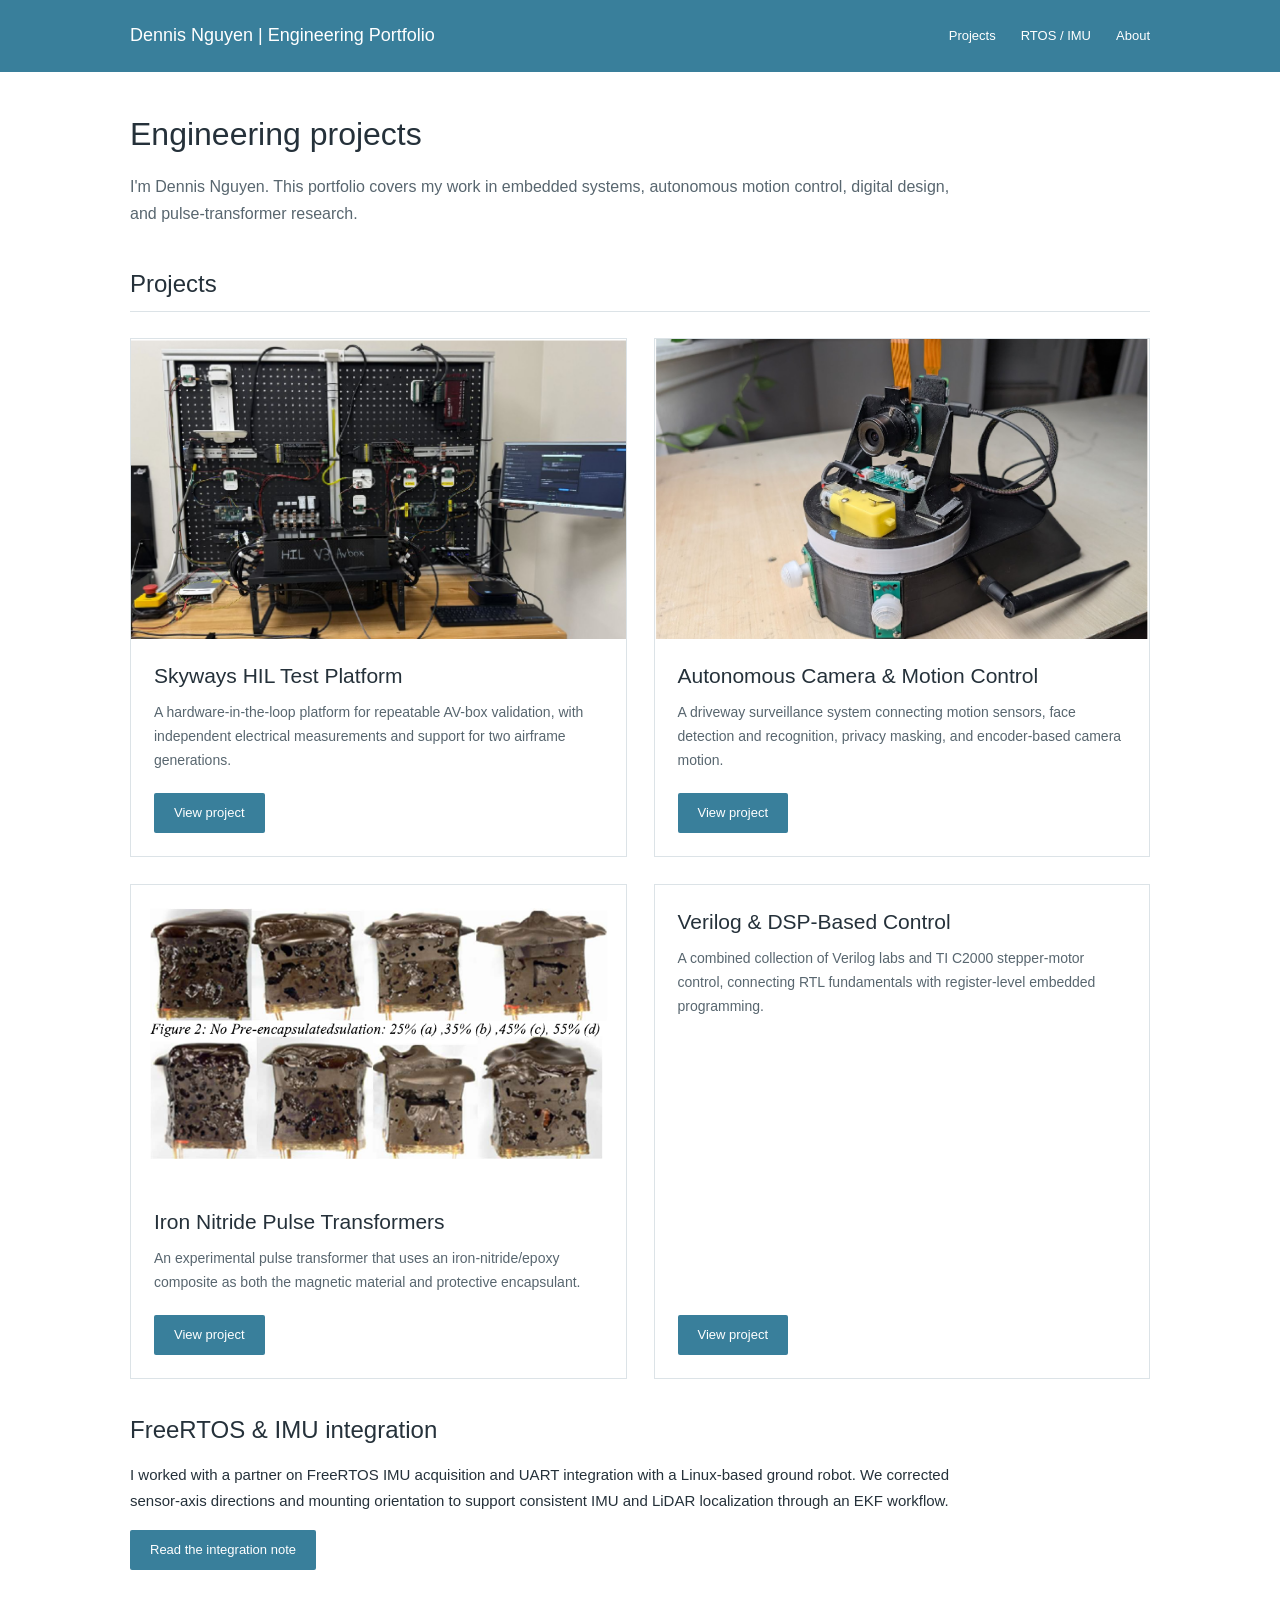
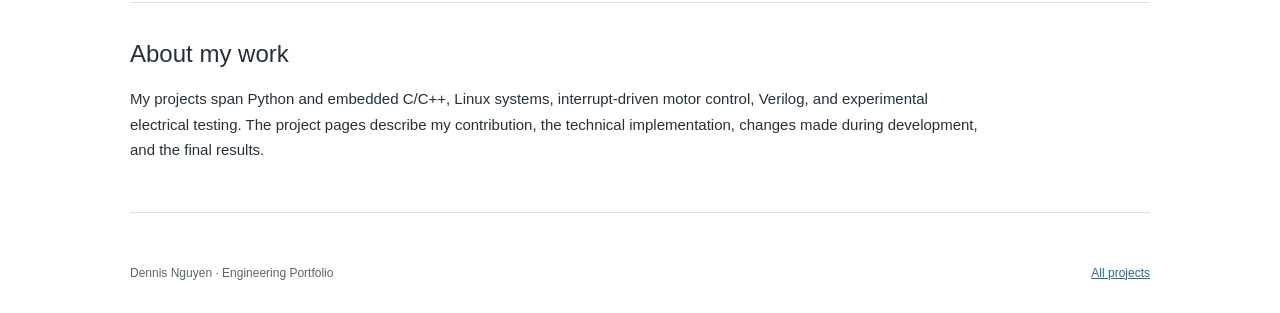
<file: index.html>
<!doctype html><html lang="en"><head><meta charset="UTF-8"><meta name="viewport" content="width=device-width,initial-scale=1"><title>Dennis Nguyen | Engineering Portfolio</title><meta name="description" content="Dennis Nguyen’s engineering portfolio featuring Skyways avionics HIL testing, autonomous camera and motion control, Verilog and DSP coursework, iron-nitride pulse transformers, and FreeRTOS IMU integration."><meta name="theme-color" content="#397f9b"><link rel="canonical" href="https://dennistnguyen.github.io/"><meta property="og:title" content="Dennis Nguyen | Engineering Portfolio"><meta property="og:description" content="Dennis Nguyen’s engineering portfolio featuring Skyways avionics HIL testing, autonomous camera and motion control, Verilog and DSP coursework, iron-nitride pulse transformers, and FreeRTOS IMU integration."><meta property="og:url" content="https://dennistnguyen.github.io/"><meta property="og:image" content="https://dennistnguyen.github.io/camera-product.png"><link rel="icon" href="/favicon.svg" type="image/svg+xml"><link rel="stylesheet" href="/site.css"><script src="/site.js" defer></script><meta name="robots" content="index,follow"><meta property="og:type" content="website"><script type="application/ld+json">{"@context":"https://schema.org","@graph":[{"@type":"Person","@id":"https://dennistnguyen.github.io/#dennis-nguyen","name":"Dennis Nguyen","url":"https://dennistnguyen.github.io/"},{"@type":"WebSite","@id":"https://dennistnguyen.github.io/#website","name":"Dennis Nguyen Engineering Portfolio","alternateName":"Dennis Nguyen Portfolio","url":"https://dennistnguyen.github.io/","publisher":{"@id":"https://dennistnguyen.github.io/#dennis-nguyen"}},{"@type":"ProfilePage","@id":"https://dennistnguyen.github.io/#webpage","name":"Dennis Nguyen | Engineering Portfolio","url":"https://dennistnguyen.github.io/","isPartOf":{"@id":"https://dennistnguyen.github.io/#website"},"mainEntity":{"@id":"https://dennistnguyen.github.io/#dennis-nguyen"}}]}</script><meta name="google-site-verification" content="JkcclAzl6BrZc9IJsqjWrObh7vbxXQNte5OkdnFRGxA" />
</head><body><a class="skip" href="#main">Skip to content</a><header><div class="container header-row"><a class="brand" href="/">Dennis Nguyen <span>| Engineering Portfolio</span></a><button class="menu" aria-expanded="false" aria-controls="navigation" aria-label="Open navigation">Menu</button><nav id="navigation"><a href="/#projects">Projects</a><a href="/#imu">RTOS / IMU</a><a href="/#about">About</a></nav></div></header><main id="main"><div class="container"><section class="introduction"><h1>Engineering projects</h1><p>I'm Dennis Nguyen. This portfolio covers my work in embedded systems, autonomous motion control, digital design, and pulse-transformer research.</p></section><section id="projects"><h2 class="section-heading">Projects</h2><div class="project-grid"><article class="project-card"><a class="photo-link" href="/skyways.html"><img src="/hil-bench.png" alt="Assembled Skyways HIL bench with modular pegboard hardware, connected AV box, and operator computer" ></a><div class="card-text"><h3>Skyways HIL Test Platform</h3><p>A hardware-in-the-loop platform for repeatable AV-box validation, with independent electrical measurements and support for two airframe generations.</p><a class="button" href="/skyways.html">View project</a></div></article><article class="project-card"><a class="photo-link" href="/autonomous-camera.html"><img src="/camera-product.png" alt="Completed driveway camera with its motorized pan mechanism, PIR sensors, camera, and enclosure" ></a><div class="card-text"><h3>Autonomous Camera &amp; Motion Control</h3><p>A driveway surveillance system connecting motion sensors, face detection and recognition, privacy masking, and encoder-based camera motion.</p><a class="button" href="/autonomous-camera.html">View project</a></div></article><article class="project-card"><a class="photo-link" href="/pulse-transformers.html"><img src="/transformer-prototypes.png" alt="Iron-nitride transformer prototypes at four filler concentrations, with and without winding precoat" class="samples"></a><div class="card-text"><h3>Iron Nitride Pulse Transformers</h3><p>An experimental pulse transformer that uses an iron-nitride/epoxy composite as both the magnetic material and protective encapsulant.</p><a class="button" href="/pulse-transformers.html">View project</a></div></article><article class="project-card"><div class="card-text"><h3>Verilog &amp; DSP-Based Control</h3><p>A combined collection of Verilog labs and TI C2000 stepper-motor control, connecting RTL fundamentals with register-level embedded programming.</p><a class="button" href="/digital-control.html">View project</a></div></article></div></section><section class="short-section" id="imu"><h2>FreeRTOS &amp; IMU integration</h2><p>I worked with a partner on FreeRTOS IMU acquisition and UART integration with a Linux-based ground robot. We corrected sensor-axis directions and mounting orientation to support consistent IMU and LiDAR localization through an EKF workflow.</p><a class="button" href="/imu-integration.html">Read the integration note</a></section><section class="short-section" id="about"><h2>About my work</h2><p>My projects span Python and embedded C/C++, Linux systems, interrupt-driven motor control, Verilog, and experimental electrical testing. The project pages describe my contribution, the technical implementation, changes made during development, and the final results.</p></section></div></main><footer class="container"><p>Dennis Nguyen · Engineering Portfolio</p><a href="/#projects">All projects</a></footer></body></html>
</file>
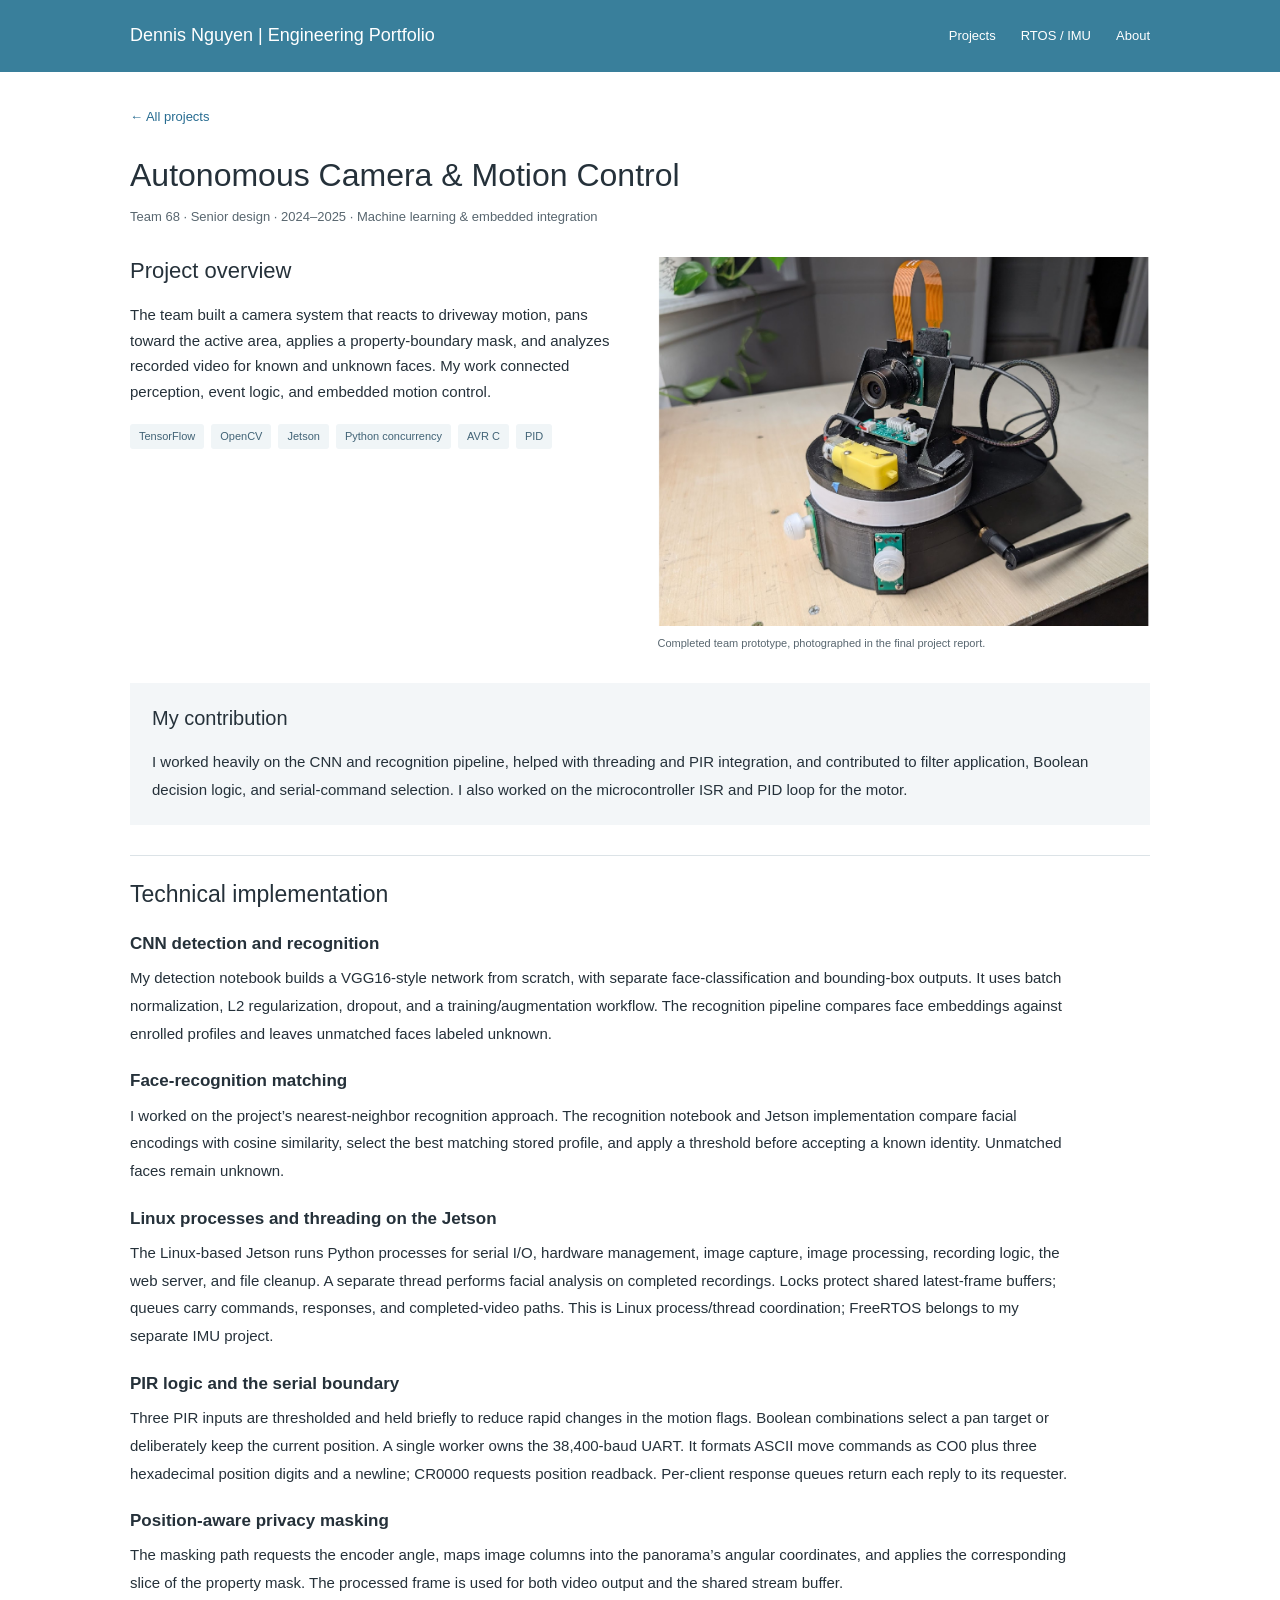
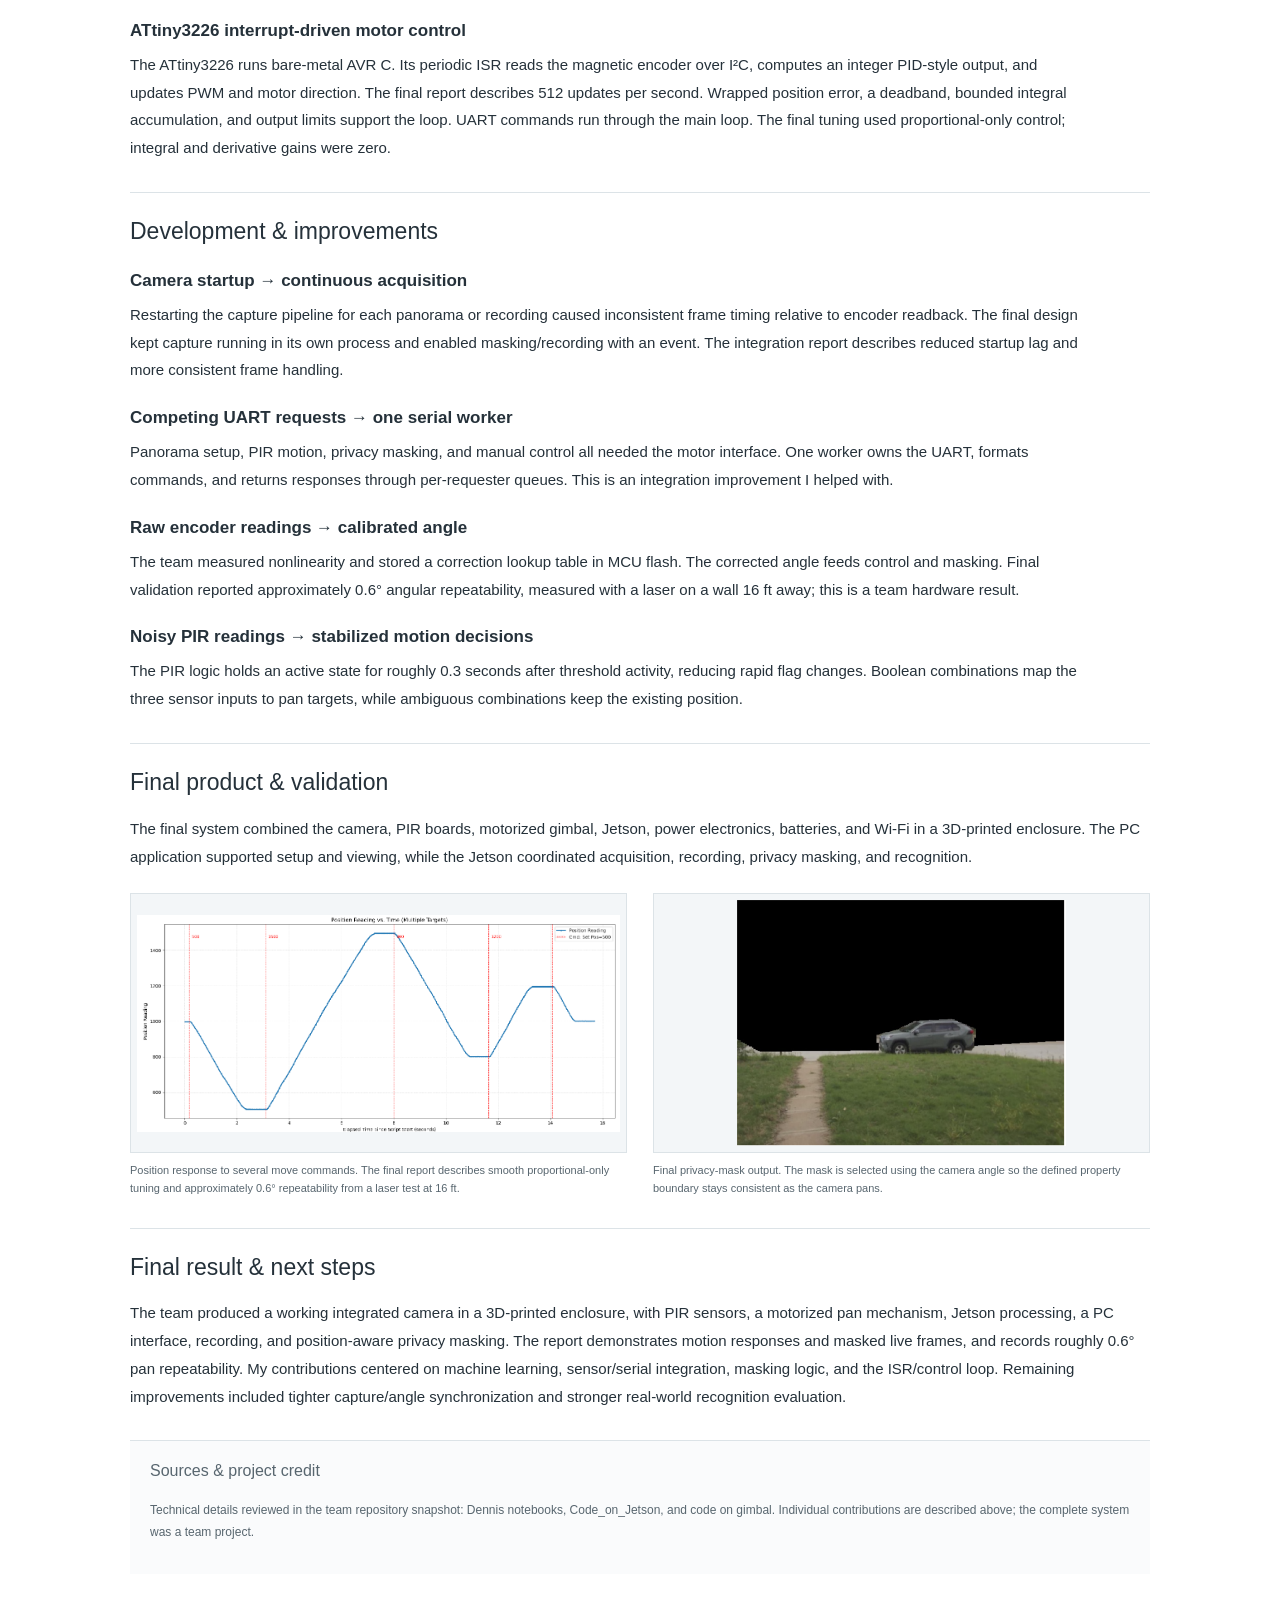
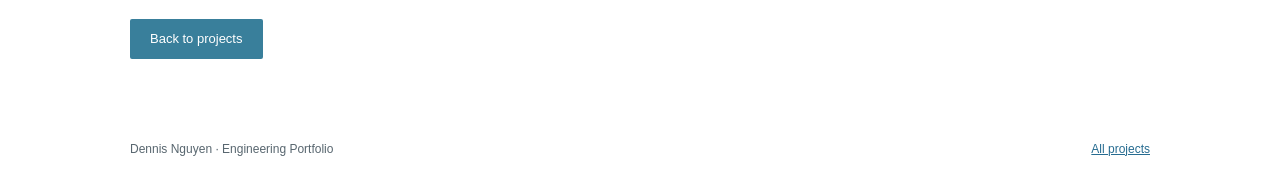
<file: autonomous-camera.html>
<!doctype html><html lang="en"><head><meta charset="UTF-8"><meta name="viewport" content="width=device-width,initial-scale=1"><title>Autonomous Camera &amp; Motion Control | Dennis Nguyen</title><meta name="description" content="A driveway surveillance system connecting motion sensors, face detection and recognition, privacy masking, and encoder-based camera motion."><meta name="theme-color" content="#397f9b"><link rel="canonical" href="https://dennistnguyen.github.io/autonomous-camera.html"><meta property="og:title" content="Autonomous Camera &amp; Motion Control | Dennis Nguyen"><meta property="og:description" content="A driveway surveillance system connecting motion sensors, face detection and recognition, privacy masking, and encoder-based camera motion."><meta property="og:url" content="https://dennistnguyen.github.io/autonomous-camera.html"><meta property="og:image" content="https://dennistnguyen.github.io/camera-product.png"><link rel="icon" href="/favicon.svg" type="image/svg+xml"><link rel="stylesheet" href="/site.css"><script src="/site.js" defer></script><meta name="robots" content="index,follow"><meta property="og:type" content="website"><script type="application/ld+json">{"@context":"https://schema.org","@graph":[{"@type":"Person","@id":"https://dennistnguyen.github.io/#dennis-nguyen","name":"Dennis Nguyen","url":"https://dennistnguyen.github.io/"},{"@type":"WebSite","@id":"https://dennistnguyen.github.io/#website","name":"Dennis Nguyen Engineering Portfolio","alternateName":"Dennis Nguyen Portfolio","url":"https://dennistnguyen.github.io/","publisher":{"@id":"https://dennistnguyen.github.io/#dennis-nguyen"}},{"@type":"WebPage","@id":"https://dennistnguyen.github.io/autonomous-camera.html#webpage","name":"Autonomous Camera &amp; Motion Control | Dennis Nguyen","url":"https://dennistnguyen.github.io/autonomous-camera.html","isPartOf":{"@id":"https://dennistnguyen.github.io/#website"},"about":{"@id":"https://dennistnguyen.github.io/#dennis-nguyen"}}]}</script></head><body><a class="skip" href="#main">Skip to content</a><header><div class="container header-row"><a class="brand" href="/">Dennis Nguyen <span>| Engineering Portfolio</span></a><button class="menu" aria-expanded="false" aria-controls="navigation" aria-label="Open navigation">Menu</button><nav id="navigation"><a href="/#projects">Projects</a><a href="/#imu">RTOS / IMU</a><a href="/#about">About</a></nav></div></header><main id="main"><article class="container case"><a class="back" href="/#projects">← All projects</a><h1>Autonomous Camera &amp; Motion Control</h1><p class="context">Team 68 · Senior design · 2024–2025 · Machine learning &amp; embedded integration</p><div class="overview with-photo"><div><h2>Project overview</h2><p>The team built a camera system that reacts to driveway motion, pans toward the active area, applies a property-boundary mask, and analyzes recorded video for known and unknown faces. My work connected perception, event logic, and embedded motion control.</p><div class="tags"><span>TensorFlow</span><span>OpenCV</span><span>Jetson</span><span>Python concurrency</span><span>AVR C</span><span>PID</span></div></div><figure class="project-photo "><img src="/camera-product.png" alt="Completed driveway camera with its motorized pan mechanism, PIR sensors, camera, and enclosure"><figcaption>Completed team prototype, photographed in the final project report.</figcaption></figure></div><section class="contribution"><h2>My contribution</h2><p>I worked heavily on the CNN and recognition pipeline, helped with threading and PIR integration, and contributed to filter application, Boolean decision logic, and serial-command selection. I also worked on the microcontroller ISR and PID loop for the motor.</p></section><section id="implementation"><h2>Technical implementation</h2><div class="technical"><h3>CNN detection and recognition</h3><p>My detection notebook builds a VGG16-style network from scratch, with separate face-classification and bounding-box outputs. It uses batch normalization, L2 regularization, dropout, and a training/augmentation workflow. The recognition pipeline compares face embeddings against enrolled profiles and leaves unmatched faces labeled unknown.</p></div><div class="technical"><h3>Face-recognition matching</h3><p>I worked on the project’s nearest-neighbor recognition approach. The recognition notebook and Jetson implementation compare facial encodings with cosine similarity, select the best matching stored profile, and apply a threshold before accepting a known identity. Unmatched faces remain unknown.</p></div><div class="technical"><h3>Linux processes and threading on the Jetson</h3><p>The Linux-based Jetson runs Python processes for serial I/O, hardware management, image capture, image processing, recording logic, the web server, and file cleanup. A separate thread performs facial analysis on completed recordings. Locks protect shared latest-frame buffers; queues carry commands, responses, and completed-video paths. This is Linux process/thread coordination; FreeRTOS belongs to my separate IMU project.</p></div><div class="technical"><h3>PIR logic and the serial boundary</h3><p>Three PIR inputs are thresholded and held briefly to reduce rapid changes in the motion flags. Boolean combinations select a pan target or deliberately keep the current position. A single worker owns the 38,400-baud UART. It formats ASCII move commands as CO0 plus three hexadecimal position digits and a newline; CR0000 requests position readback. Per-client response queues return each reply to its requester.</p></div><div class="technical"><h3>Position-aware privacy masking</h3><p>The masking path requests the encoder angle, maps image columns into the panorama’s angular coordinates, and applies the corresponding slice of the property mask. The processed frame is used for both video output and the shared stream buffer.</p></div><div class="technical"><h3>ATtiny3226 interrupt-driven motor control</h3><p>The ATtiny3226 runs bare-metal AVR C. Its periodic ISR reads the magnetic encoder over I²C, computes an integer PID-style output, and updates PWM and motor direction. The final report describes 512 updates per second. Wrapped position error, a deadband, bounded integral accumulation, and output limits support the loop. UART commands run through the main loop. The final tuning used proportional-only control; integral and derivative gains were zero.</p></div></section><section id="improvements"><h2>Development &amp; improvements</h2><div class="technical"><h3>Camera startup → continuous acquisition</h3><p>Restarting the capture pipeline for each panorama or recording caused inconsistent frame timing relative to encoder readback. The final design kept capture running in its own process and enabled masking/recording with an event. The integration report describes reduced startup lag and more consistent frame handling.</p></div><div class="technical"><h3>Competing UART requests → one serial worker</h3><p>Panorama setup, PIR motion, privacy masking, and manual control all needed the motor interface. One worker owns the UART, formats commands, and returns responses through per-requester queues. This is an integration improvement I helped with.</p></div><div class="technical"><h3>Raw encoder readings → calibrated angle</h3><p>The team measured nonlinearity and stored a correction lookup table in MCU flash. The corrected angle feeds control and masking. Final validation reported approximately 0.6° angular repeatability, measured with a laser on a wall 16 ft away; this is a team hardware result.</p></div><div class="technical"><h3>Noisy PIR readings → stabilized motion decisions</h3><p>The PIR logic holds an active state for roughly 0.3 seconds after threshold activity, reducing rapid flag changes. Boolean combinations map the three sensor inputs to pan targets, while ambiguous combinations keep the existing position.</p></div></section><section><h2>Final product &amp; validation</h2><p>The final system combined the camera, PIR boards, motorized gimbal, Jetson, power electronics, batteries, and Wi-Fi in a 3D-printed enclosure. The PC application supported setup and viewing, while the Jetson coordinated acquisition, recording, privacy masking, and recognition.</p><div class="results-gallery"><figure><img src="/camera-position-test.png" alt="Measured camera position over time following several commanded pan positions" loading="lazy"><figcaption>Position response to several move commands. The final report describes smooth proportional-only tuning and approximately 0.6° repeatability from a laser test at 16 ft.</figcaption></figure><figure><img src="/camera-privacy-mask.png" alt="A live camera frame showing the area outside the defined property boundary masked in black" loading="lazy"><figcaption>Final privacy-mask output. The mask is selected using the camera angle so the defined property boundary stays consistent as the camera pans.</figcaption></figure></div></section><section id="outcome"><h2>Final result &amp; next steps</h2><p>The team produced a working integrated camera in a 3D-printed enclosure, with PIR sensors, a motorized pan mechanism, Jetson processing, a PC interface, recording, and position-aware privacy masking. The report demonstrates motion responses and masked live frames, and records roughly 0.6° pan repeatability. My contributions centered on machine learning, sensor/serial integration, masking logic, and the ISR/control loop. Remaining improvements included tighter capture/angle synchronization and stronger real-world recognition evaluation.</p></section><section class="evidence"><h2>Sources &amp; project credit</h2><p>Technical details reviewed in the team repository snapshot: Dennis notebooks, Code_on_Jetson, and code on gimbal. Individual contributions are described above; the complete system was a team project.</p></section><a class="button" href="/#projects">Back to projects</a></article></main><footer class="container"><p>Dennis Nguyen · Engineering Portfolio</p><a href="/#projects">All projects</a></footer></body></html>
</file>
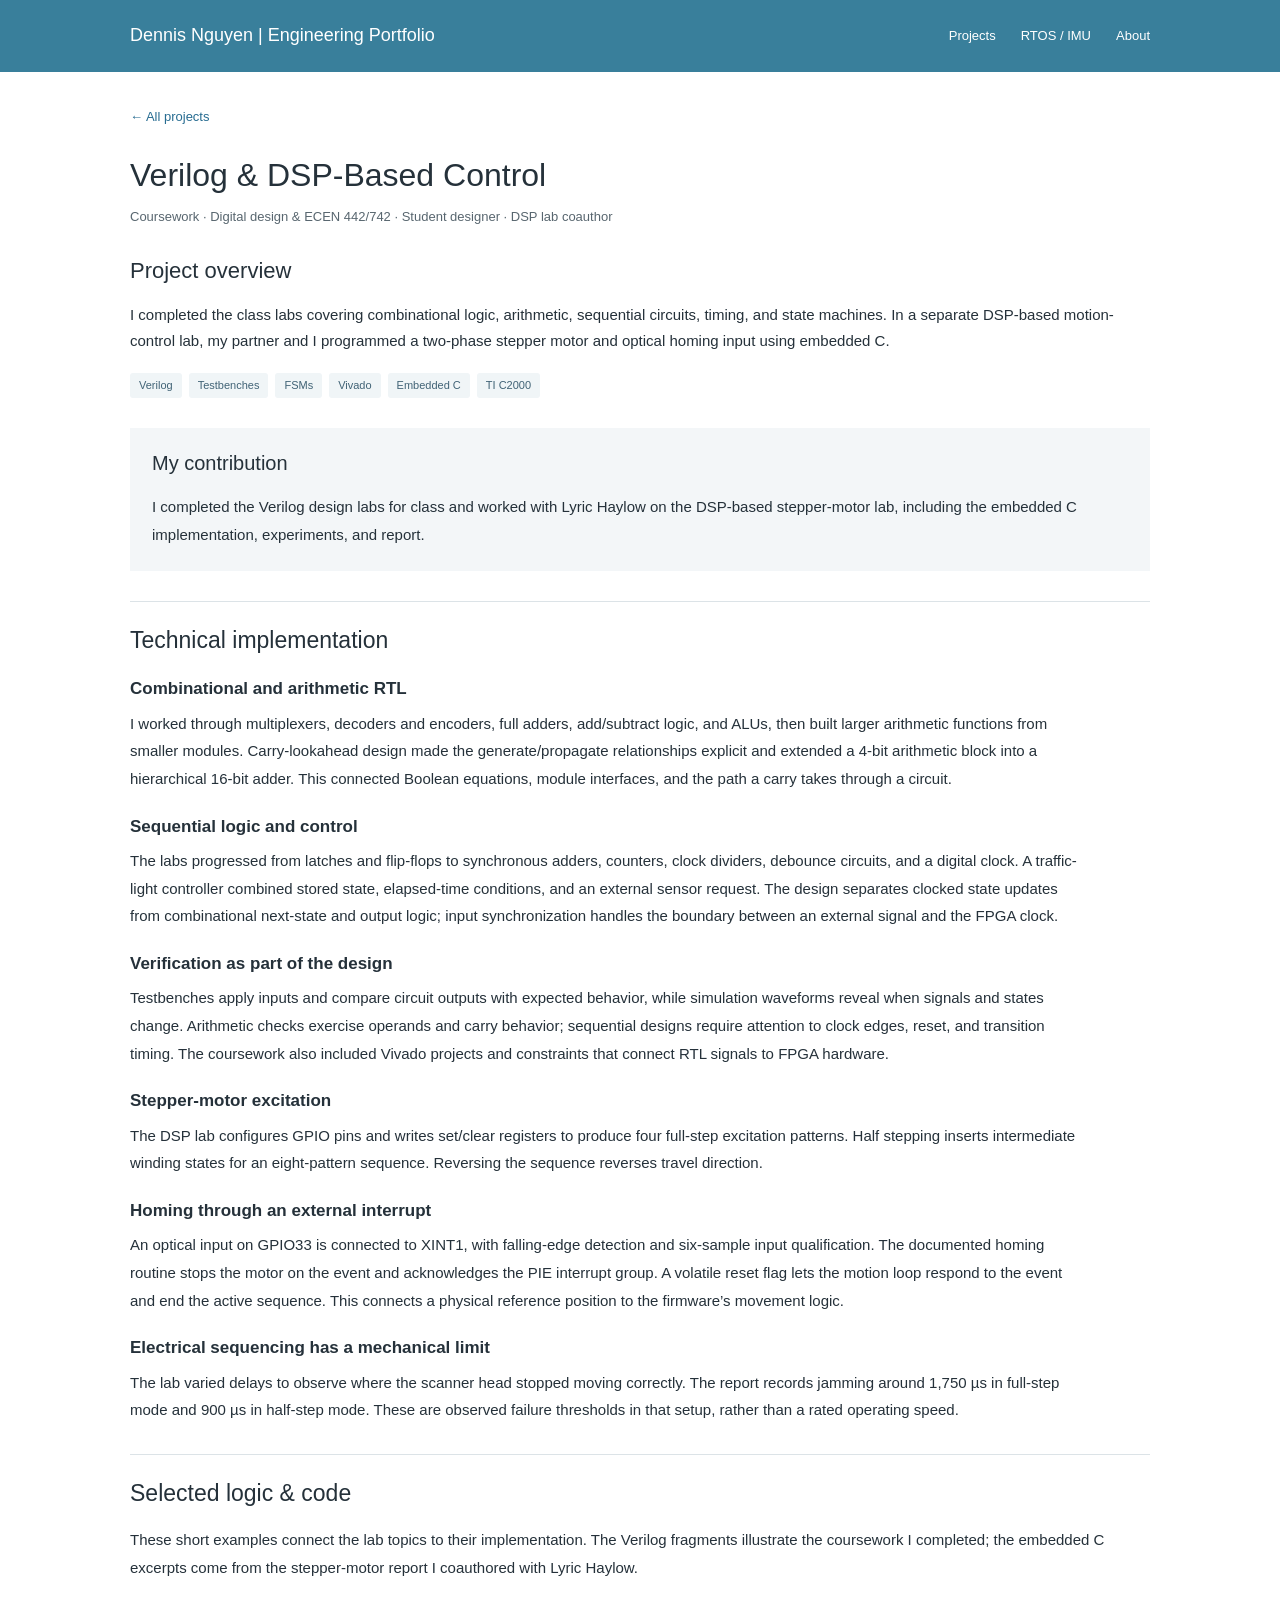
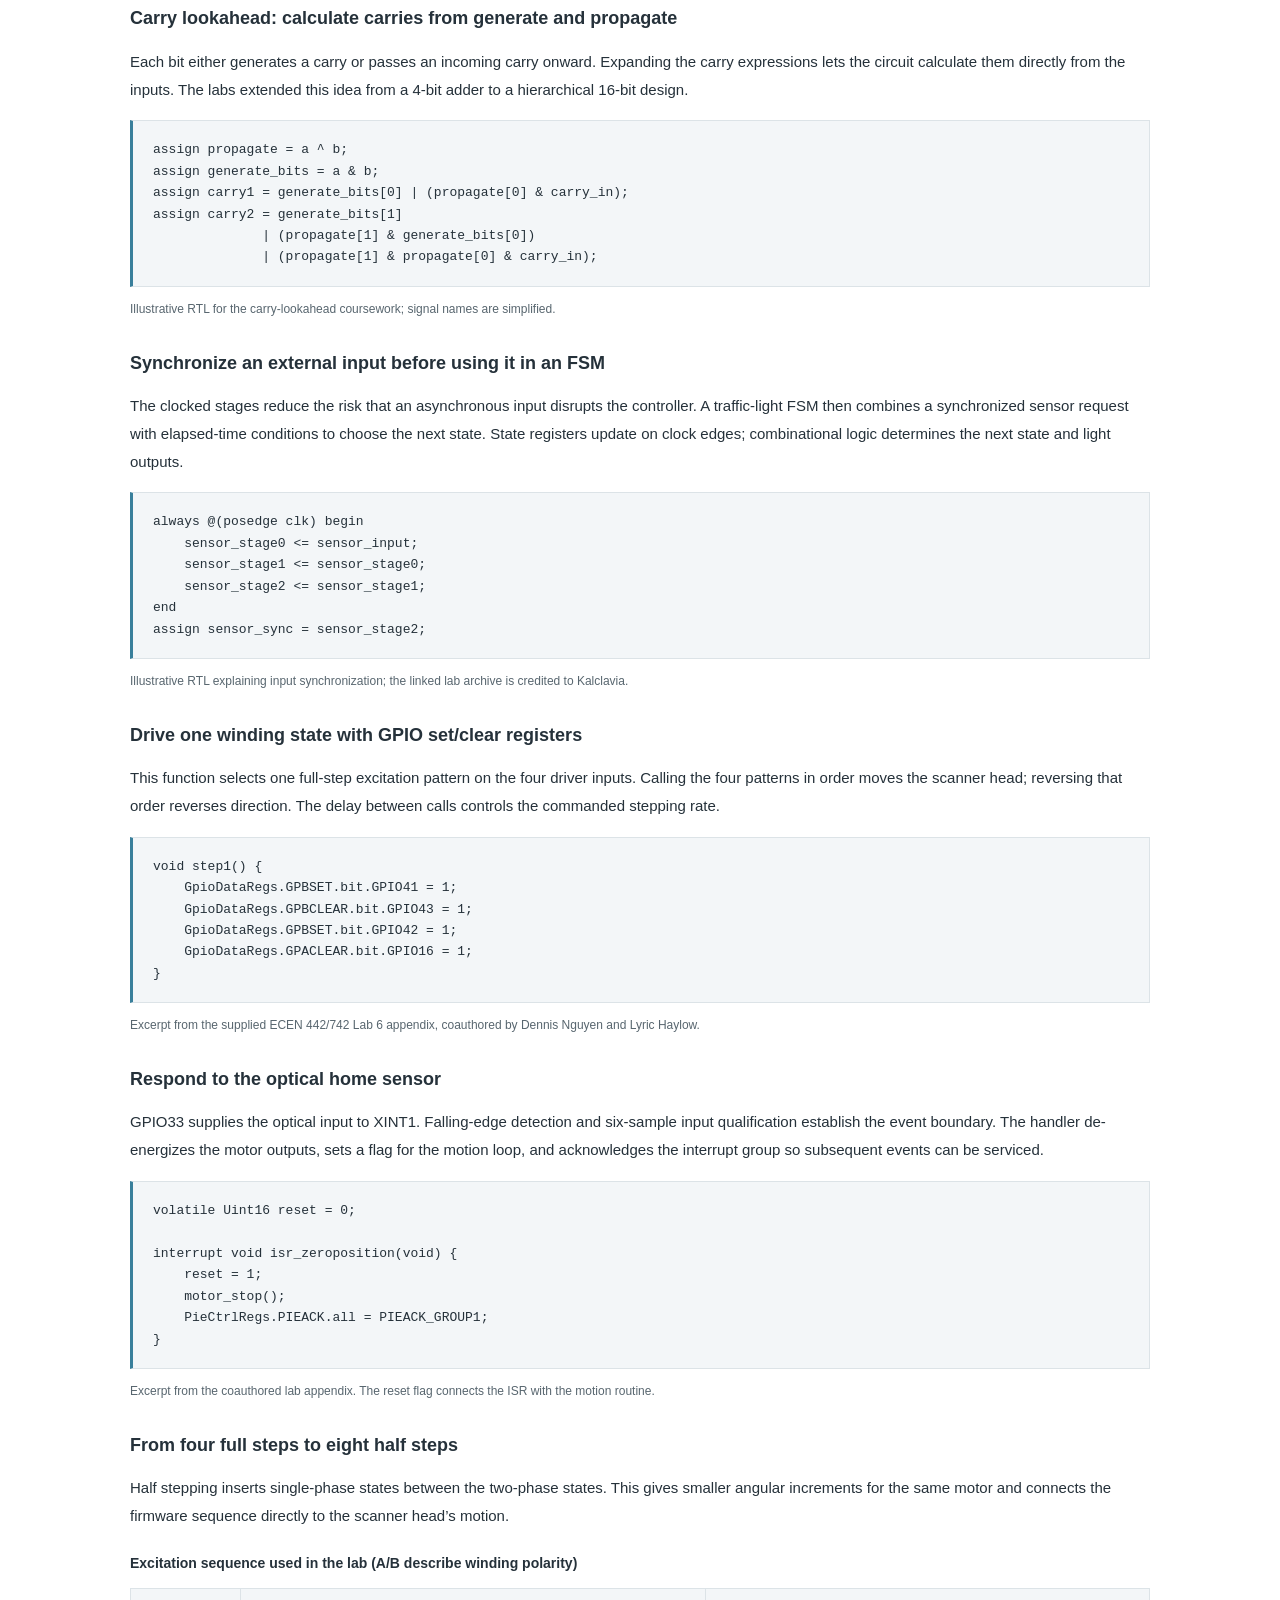
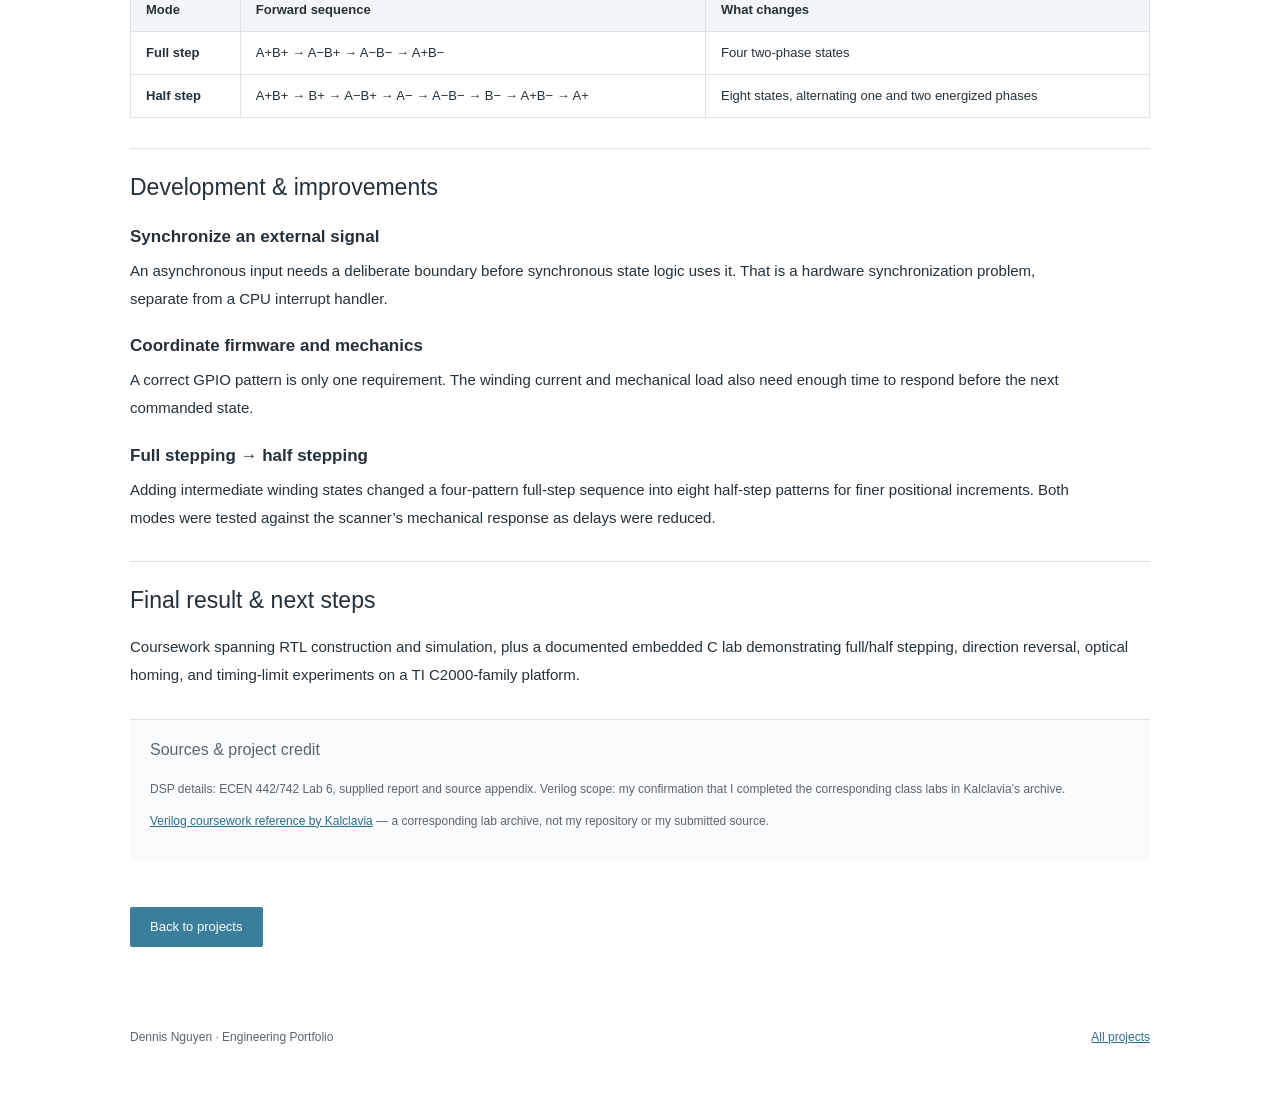
<file: digital-control.html>
<!doctype html><html lang="en"><head><meta charset="UTF-8"><meta name="viewport" content="width=device-width,initial-scale=1"><title>Verilog &amp; DSP-Based Control | Dennis Nguyen</title><meta name="description" content="A combined collection of Verilog labs and TI C2000 stepper-motor control, connecting RTL fundamentals with register-level embedded programming."><meta name="theme-color" content="#397f9b"><link rel="canonical" href="https://dennistnguyen.github.io/digital-control.html"><meta property="og:title" content="Verilog &amp; DSP-Based Control | Dennis Nguyen"><meta property="og:description" content="A combined collection of Verilog labs and TI C2000 stepper-motor control, connecting RTL fundamentals with register-level embedded programming."><meta property="og:url" content="https://dennistnguyen.github.io/digital-control.html"><meta property="og:image" content="https://dennistnguyen.github.io/camera-product.png"><link rel="icon" href="/favicon.svg" type="image/svg+xml"><link rel="stylesheet" href="/site.css"><script src="/site.js" defer></script><meta name="robots" content="index,follow"><meta property="og:type" content="website"><script type="application/ld+json">{"@context":"https://schema.org","@graph":[{"@type":"Person","@id":"https://dennistnguyen.github.io/#dennis-nguyen","name":"Dennis Nguyen","url":"https://dennistnguyen.github.io/"},{"@type":"WebSite","@id":"https://dennistnguyen.github.io/#website","name":"Dennis Nguyen Engineering Portfolio","alternateName":"Dennis Nguyen Portfolio","url":"https://dennistnguyen.github.io/","publisher":{"@id":"https://dennistnguyen.github.io/#dennis-nguyen"}},{"@type":"WebPage","@id":"https://dennistnguyen.github.io/digital-control.html#webpage","name":"Verilog &amp; DSP-Based Control | Dennis Nguyen","url":"https://dennistnguyen.github.io/digital-control.html","isPartOf":{"@id":"https://dennistnguyen.github.io/#website"},"about":{"@id":"https://dennistnguyen.github.io/#dennis-nguyen"}}]}</script></head><body><a class="skip" href="#main">Skip to content</a><header><div class="container header-row"><a class="brand" href="/">Dennis Nguyen <span>| Engineering Portfolio</span></a><button class="menu" aria-expanded="false" aria-controls="navigation" aria-label="Open navigation">Menu</button><nav id="navigation"><a href="/#projects">Projects</a><a href="/#imu">RTOS / IMU</a><a href="/#about">About</a></nav></div></header><main id="main"><article class="container case"><a class="back" href="/#projects">← All projects</a><h1>Verilog &amp; DSP-Based Control</h1><p class="context">Coursework · Digital design &amp; ECEN 442/742 · Student designer · DSP lab coauthor</p><div class="overview "><div><h2>Project overview</h2><p>I completed the class labs covering combinational logic, arithmetic, sequential circuits, timing, and state machines. In a separate DSP-based motion-control lab, my partner and I programmed a two-phase stepper motor and optical homing input using embedded C.</p><div class="tags"><span>Verilog</span><span>Testbenches</span><span>FSMs</span><span>Vivado</span><span>Embedded C</span><span>TI C2000</span></div></div></div><section class="contribution"><h2>My contribution</h2><p>I completed the Verilog design labs for class and worked with Lyric Haylow on the DSP-based stepper-motor lab, including the embedded C implementation, experiments, and report.</p></section><section id="implementation"><h2>Technical implementation</h2><div class="technical"><h3>Combinational and arithmetic RTL</h3><p>I worked through multiplexers, decoders and encoders, full adders, add/subtract logic, and ALUs, then built larger arithmetic functions from smaller modules. Carry-lookahead design made the generate/propagate relationships explicit and extended a 4-bit arithmetic block into a hierarchical 16-bit adder. This connected Boolean equations, module interfaces, and the path a carry takes through a circuit.</p></div><div class="technical"><h3>Sequential logic and control</h3><p>The labs progressed from latches and flip-flops to synchronous adders, counters, clock dividers, debounce circuits, and a digital clock. A traffic-light controller combined stored state, elapsed-time conditions, and an external sensor request. The design separates clocked state updates from combinational next-state and output logic; input synchronization handles the boundary between an external signal and the FPGA clock.</p></div><div class="technical"><h3>Verification as part of the design</h3><p>Testbenches apply inputs and compare circuit outputs with expected behavior, while simulation waveforms reveal when signals and states change. Arithmetic checks exercise operands and carry behavior; sequential designs require attention to clock edges, reset, and transition timing. The coursework also included Vivado projects and constraints that connect RTL signals to FPGA hardware.</p></div><div class="technical"><h3>Stepper-motor excitation</h3><p>The DSP lab configures GPIO pins and writes set/clear registers to produce four full-step excitation patterns. Half stepping inserts intermediate winding states for an eight-pattern sequence. Reversing the sequence reverses travel direction.</p></div><div class="technical"><h3>Homing through an external interrupt</h3><p>An optical input on GPIO33 is connected to XINT1, with falling-edge detection and six-sample input qualification. The documented homing routine stops the motor on the event and acknowledges the PIE interrupt group. A volatile reset flag lets the motion loop respond to the event and end the active sequence. This connects a physical reference position to the firmware’s movement logic.</p></div><div class="technical"><h3>Electrical sequencing has a mechanical limit</h3><p>The lab varied delays to observe where the scanner head stopped moving correctly. The report records jamming around 1,750 µs in full-step mode and 900 µs in half-step mode. These are observed failure thresholds in that setup, rather than a rated operating speed.</p></div></section><section id="code-examples"><h2>Selected logic &amp; code</h2><p>These short examples connect the lab topics to their implementation. The Verilog fragments illustrate the coursework I completed; the embedded C excerpts come from the stepper-motor report I coauthored with Lyric Haylow.</p>
    <div class="code-example"><h3>Carry lookahead: calculate carries from generate and propagate</h3><p>Each bit either generates a carry or passes an incoming carry onward. Expanding the carry expressions lets the circuit calculate them directly from the inputs. The labs extended this idea from a 4-bit adder to a hierarchical 16-bit design.</p><pre tabindex="0" aria-label="Carry lookahead: calculate carries from generate and propagate Verilog example"><code>assign propagate = a ^ b;
assign generate_bits = a &amp; b;
assign carry1 = generate_bits[0] | (propagate[0] &amp; carry_in);
assign carry2 = generate_bits[1]
              | (propagate[1] &amp; generate_bits[0])
              | (propagate[1] &amp; propagate[0] &amp; carry_in);</code></pre><p class="code-credit">Illustrative RTL for the carry-lookahead coursework; signal names are simplified.</p></div>
    <div class="code-example"><h3>Synchronize an external input before using it in an FSM</h3><p>The clocked stages reduce the risk that an asynchronous input disrupts the controller. A traffic-light FSM then combines a synchronized sensor request with elapsed-time conditions to choose the next state. State registers update on clock edges; combinational logic determines the next state and light outputs.</p><pre tabindex="0" aria-label="Synchronize an external input before using it in an FSM Verilog example"><code>always @(posedge clk) begin
    sensor_stage0 &lt;= sensor_input;
    sensor_stage1 &lt;= sensor_stage0;
    sensor_stage2 &lt;= sensor_stage1;
end
assign sensor_sync = sensor_stage2;</code></pre><p class="code-credit">Illustrative RTL explaining input synchronization; the linked lab archive is credited to Kalclavia.</p></div>
    <div class="code-example"><h3>Drive one winding state with GPIO set/clear registers</h3><p>This function selects one full-step excitation pattern on the four driver inputs. Calling the four patterns in order moves the scanner head; reversing that order reverses direction. The delay between calls controls the commanded stepping rate.</p><pre tabindex="0" aria-label="Drive one winding state with GPIO set/clear registers Embedded C example"><code>void step1() {
    GpioDataRegs.GPBSET.bit.GPIO41 = 1;
    GpioDataRegs.GPBCLEAR.bit.GPIO43 = 1;
    GpioDataRegs.GPBSET.bit.GPIO42 = 1;
    GpioDataRegs.GPACLEAR.bit.GPIO16 = 1;
}</code></pre><p class="code-credit">Excerpt from the supplied ECEN 442/742 Lab 6 appendix, coauthored by Dennis Nguyen and Lyric Haylow.</p></div>
    <div class="code-example"><h3>Respond to the optical home sensor</h3><p>GPIO33 supplies the optical input to XINT1. Falling-edge detection and six-sample input qualification establish the event boundary. The handler de-energizes the motor outputs, sets a flag for the motion loop, and acknowledges the interrupt group so subsequent events can be serviced.</p><pre tabindex="0" aria-label="Respond to the optical home sensor Embedded C example"><code>volatile Uint16 reset = 0;

interrupt void isr_zeroposition(void) {
    reset = 1;
    motor_stop();
    PieCtrlRegs.PIEACK.all = PIEACK_GROUP1;
}</code></pre><p class="code-credit">Excerpt from the coauthored lab appendix. The reset flag connects the ISR with the motion routine.</p></div>
    <h3>From four full steps to eight half steps</h3><p>Half stepping inserts single-phase states between the two-phase states. This gives smaller angular increments for the same motor and connects the firmware sequence directly to the scanner head’s motion.</p>
    <div class="table-wrap"><table><caption>Excitation sequence used in the lab (A/B describe winding polarity)</caption><thead><tr><th>Mode</th><th>Forward sequence</th><th>What changes</th></tr></thead><tbody><tr><th>Full step</th><td>A+B+ → A−B+ → A−B− → A+B−</td><td>Four two-phase states</td></tr><tr><th>Half step</th><td>A+B+ → B+ → A−B+ → A− → A−B− → B− → A+B− → A+</td><td>Eight states, alternating one and two energized phases</td></tr></tbody></table></div>
  </section><section id="improvements"><h2>Development &amp; improvements</h2><div class="technical"><h3>Synchronize an external signal</h3><p>An asynchronous input needs a deliberate boundary before synchronous state logic uses it. That is a hardware synchronization problem, separate from a CPU interrupt handler.</p></div><div class="technical"><h3>Coordinate firmware and mechanics</h3><p>A correct GPIO pattern is only one requirement. The winding current and mechanical load also need enough time to respond before the next commanded state.</p></div><div class="technical"><h3>Full stepping → half stepping</h3><p>Adding intermediate winding states changed a four-pattern full-step sequence into eight half-step patterns for finer positional increments. Both modes were tested against the scanner’s mechanical response as delays were reduced.</p></div></section><section id="outcome"><h2>Final result &amp; next steps</h2><p>Coursework spanning RTL construction and simulation, plus a documented embedded C lab demonstrating full/half stepping, direction reversal, optical homing, and timing-limit experiments on a TI C2000-family platform.</p></section><section class="evidence"><h2>Sources &amp; project credit</h2><p>DSP details: ECEN 442/742 Lab 6, supplied report and source appendix. Verilog scope: my confirmation that I completed the corresponding class labs in Kalclavia’s archive.</p><p><a href="https://github.com/Kalclavia/Verilog-Projects" target="_blank" rel="noopener noreferrer">Verilog coursework reference by Kalclavia</a> — a corresponding lab archive, not my repository or my submitted source.</p></section><a class="button" href="/#projects">Back to projects</a></article></main><footer class="container"><p>Dennis Nguyen · Engineering Portfolio</p><a href="/#projects">All projects</a></footer></body></html>
</file>
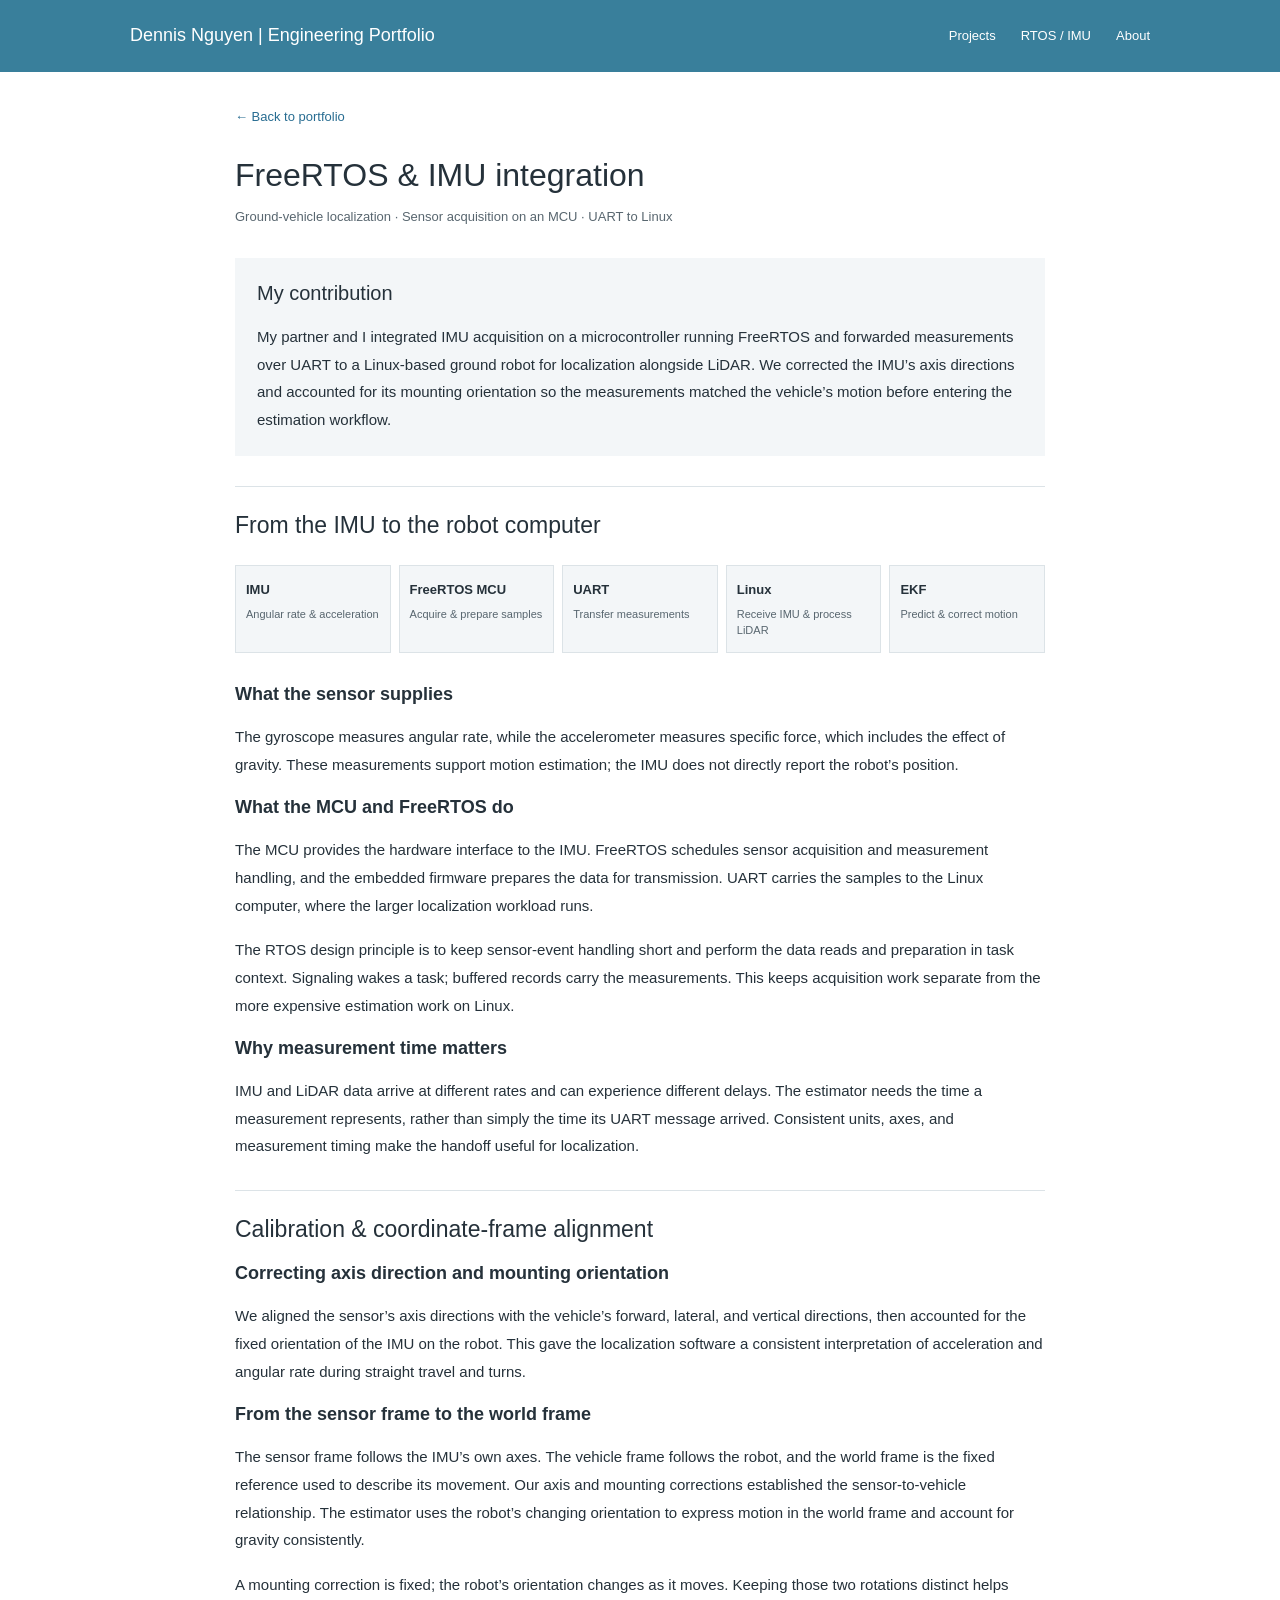
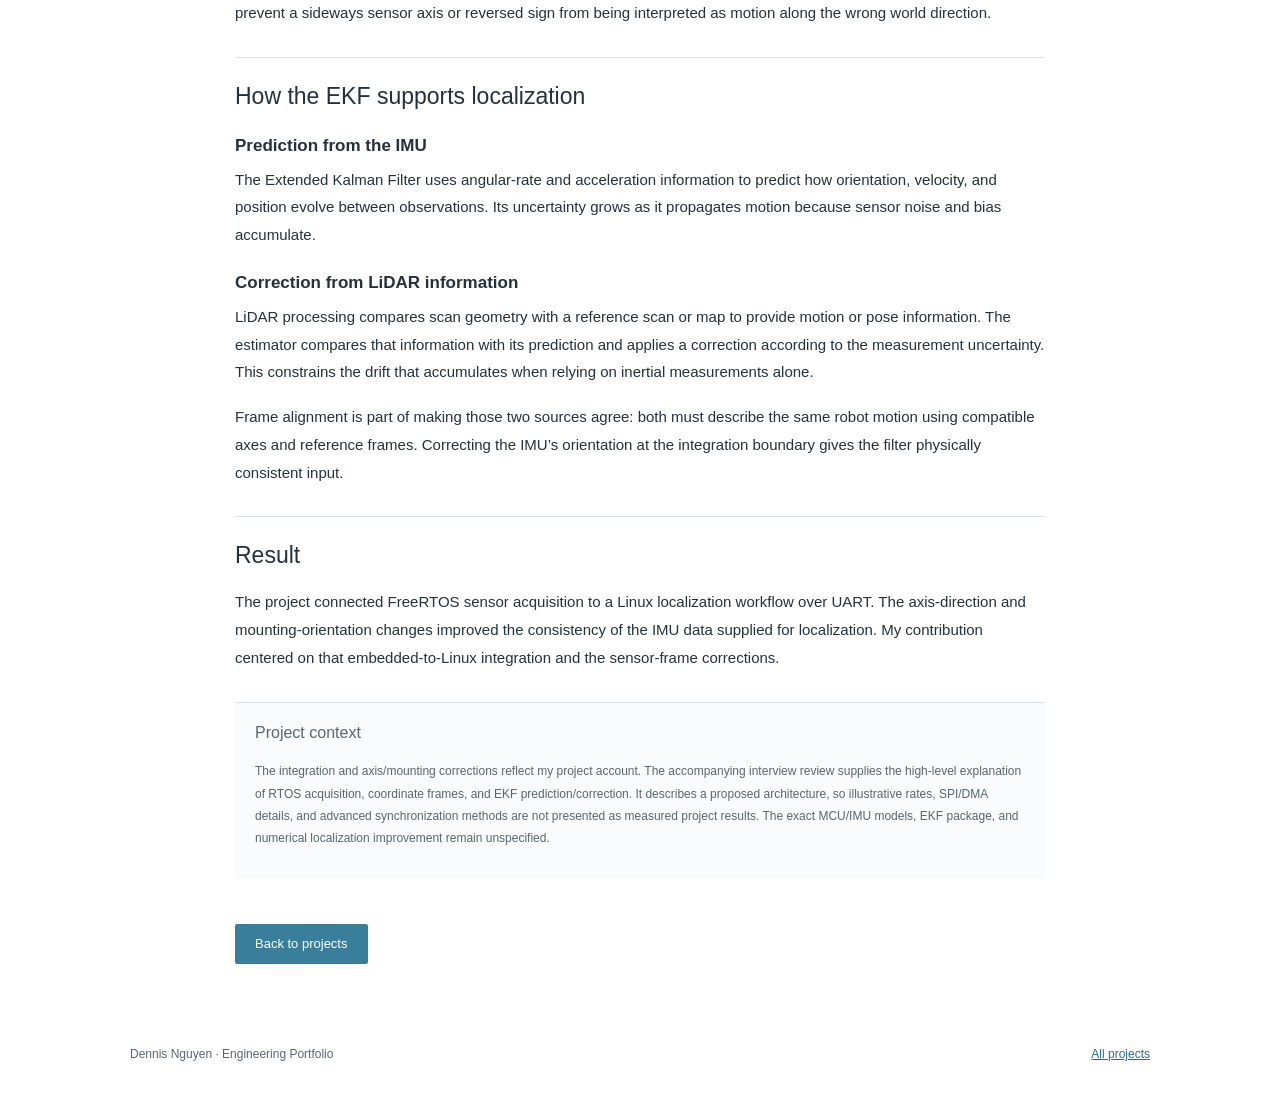
<file: imu-integration.html>
<!doctype html><html lang="en"><head><meta charset="UTF-8"><meta name="viewport" content="width=device-width,initial-scale=1"><title>FreeRTOS &amp; IMU integration | Dennis Nguyen</title><meta name="description" content="IMU acquisition on FreeRTOS and UART integration with Linux-based ground-vehicle estimation."><meta name="theme-color" content="#397f9b"><link rel="canonical" href="https://dennistnguyen.github.io/imu-integration.html"><meta property="og:title" content="FreeRTOS &amp; IMU integration | Dennis Nguyen"><meta property="og:description" content="IMU acquisition on FreeRTOS and UART integration with Linux-based ground-vehicle estimation."><meta property="og:url" content="https://dennistnguyen.github.io/imu-integration.html"><meta property="og:image" content="https://dennistnguyen.github.io/camera-product.png"><link rel="icon" href="/favicon.svg" type="image/svg+xml"><link rel="stylesheet" href="/site.css"><script src="/site.js" defer></script><meta name="robots" content="index,follow"><meta property="og:type" content="website"><script type="application/ld+json">{"@context":"https://schema.org","@graph":[{"@type":"Person","@id":"https://dennistnguyen.github.io/#dennis-nguyen","name":"Dennis Nguyen","url":"https://dennistnguyen.github.io/"},{"@type":"WebSite","@id":"https://dennistnguyen.github.io/#website","name":"Dennis Nguyen Engineering Portfolio","alternateName":"Dennis Nguyen Portfolio","url":"https://dennistnguyen.github.io/","publisher":{"@id":"https://dennistnguyen.github.io/#dennis-nguyen"}},{"@type":"WebPage","@id":"https://dennistnguyen.github.io/imu-integration.html#webpage","name":"FreeRTOS &amp; IMU integration | Dennis Nguyen","url":"https://dennistnguyen.github.io/imu-integration.html","isPartOf":{"@id":"https://dennistnguyen.github.io/#website"},"about":{"@id":"https://dennistnguyen.github.io/#dennis-nguyen"}}]}</script></head><body><a class="skip" href="#main">Skip to content</a><header><div class="container header-row"><a class="brand" href="/">Dennis Nguyen <span>| Engineering Portfolio</span></a><button class="menu" aria-expanded="false" aria-controls="navigation" aria-label="Open navigation">Menu</button><nav id="navigation"><a href="/#projects">Projects</a><a href="/#imu">RTOS / IMU</a><a href="/#about">About</a></nav></div></header><main id="main"><article class="container case note"><a class="back" href="/#imu">← Back to portfolio</a><h1>FreeRTOS &amp; IMU integration</h1><p class="context">Ground-vehicle localization · Sensor acquisition on an MCU · UART to Linux</p>
    <section class="contribution"><h2>My contribution</h2><p>My partner and I integrated IMU acquisition on a microcontroller running FreeRTOS and forwarded measurements over UART to a Linux-based ground robot for localization alongside LiDAR. We corrected the IMU’s axis directions and accounted for its mounting orientation so the measurements matched the vehicle’s motion before entering the estimation workflow.</p></section>
    <section><h2>From the IMU to the robot computer</h2><ol class="dataflow" aria-label="IMU measurement dataflow"><li><strong>IMU</strong><span>Angular rate &amp; acceleration</span></li><li><strong>FreeRTOS MCU</strong><span>Acquire &amp; prepare samples</span></li><li><strong>UART</strong><span>Transfer measurements</span></li><li><strong>Linux</strong><span>Receive IMU &amp; process LiDAR</span></li><li><strong>EKF</strong><span>Predict &amp; correct motion</span></li></ol>
      <h3>What the sensor supplies</h3><p>The gyroscope measures angular rate, while the accelerometer measures specific force, which includes the effect of gravity. These measurements support motion estimation; the IMU does not directly report the robot’s position.</p>
      <h3>What the MCU and FreeRTOS do</h3><p>The MCU provides the hardware interface to the IMU. FreeRTOS schedules sensor acquisition and measurement handling, and the embedded firmware prepares the data for transmission. UART carries the samples to the Linux computer, where the larger localization workload runs.</p><p>The RTOS design principle is to keep sensor-event handling short and perform the data reads and preparation in task context. Signaling wakes a task; buffered records carry the measurements. This keeps acquisition work separate from the more expensive estimation work on Linux.</p>
      <h3>Why measurement time matters</h3><p>IMU and LiDAR data arrive at different rates and can experience different delays. The estimator needs the time a measurement represents, rather than simply the time its UART message arrived. Consistent units, axes, and measurement timing make the handoff useful for localization.</p>
    </section>
    <section id="calibration"><h2>Calibration &amp; coordinate-frame alignment</h2><h3>Correcting axis direction and mounting orientation</h3><p>We aligned the sensor’s axis directions with the vehicle’s forward, lateral, and vertical directions, then accounted for the fixed orientation of the IMU on the robot. This gave the localization software a consistent interpretation of acceleration and angular rate during straight travel and turns.</p>
      <h3>From the sensor frame to the world frame</h3><p>The sensor frame follows the IMU’s own axes. The vehicle frame follows the robot, and the world frame is the fixed reference used to describe its movement. Our axis and mounting corrections established the sensor-to-vehicle relationship. The estimator uses the robot’s changing orientation to express motion in the world frame and account for gravity consistently.</p><p>A mounting correction is fixed; the robot’s orientation changes as it moves. Keeping those two rotations distinct helps prevent a sideways sensor axis or reversed sign from being interpreted as motion along the wrong world direction.</p>
    </section>
    <section id="ekf"><h2>How the EKF supports localization</h2><div class="technical"><h3>Prediction from the IMU</h3><p>The Extended Kalman Filter uses angular-rate and acceleration information to predict how orientation, velocity, and position evolve between observations. Its uncertainty grows as it propagates motion because sensor noise and bias accumulate.</p></div><div class="technical"><h3>Correction from LiDAR information</h3><p>LiDAR processing compares scan geometry with a reference scan or map to provide motion or pose information. The estimator compares that information with its prediction and applies a correction according to the measurement uncertainty. This constrains the drift that accumulates when relying on inertial measurements alone.</p></div><p>Frame alignment is part of making those two sources agree: both must describe the same robot motion using compatible axes and reference frames. Correcting the IMU’s orientation at the integration boundary gives the filter physically consistent input.</p></section>
    <section id="outcome"><h2>Result</h2><p>The project connected FreeRTOS sensor acquisition to a Linux localization workflow over UART. The axis-direction and mounting-orientation changes improved the consistency of the IMU data supplied for localization. My contribution centered on that embedded-to-Linux integration and the sensor-frame corrections.</p></section>
    <section class="evidence"><h2>Project context</h2><p>The integration and axis/mounting corrections reflect my project account. The accompanying interview review supplies the high-level explanation of RTOS acquisition, coordinate frames, and EKF prediction/correction. It describes a proposed architecture, so illustrative rates, SPI/DMA details, and advanced synchronization methods are not presented as measured project results. The exact MCU/IMU models, EKF package, and numerical localization improvement remain unspecified.</p></section>
    <a class="button" href="/#projects">Back to projects</a></article></main><footer class="container"><p>Dennis Nguyen · Engineering Portfolio</p><a href="/#projects">All projects</a></footer></body></html>
</file>
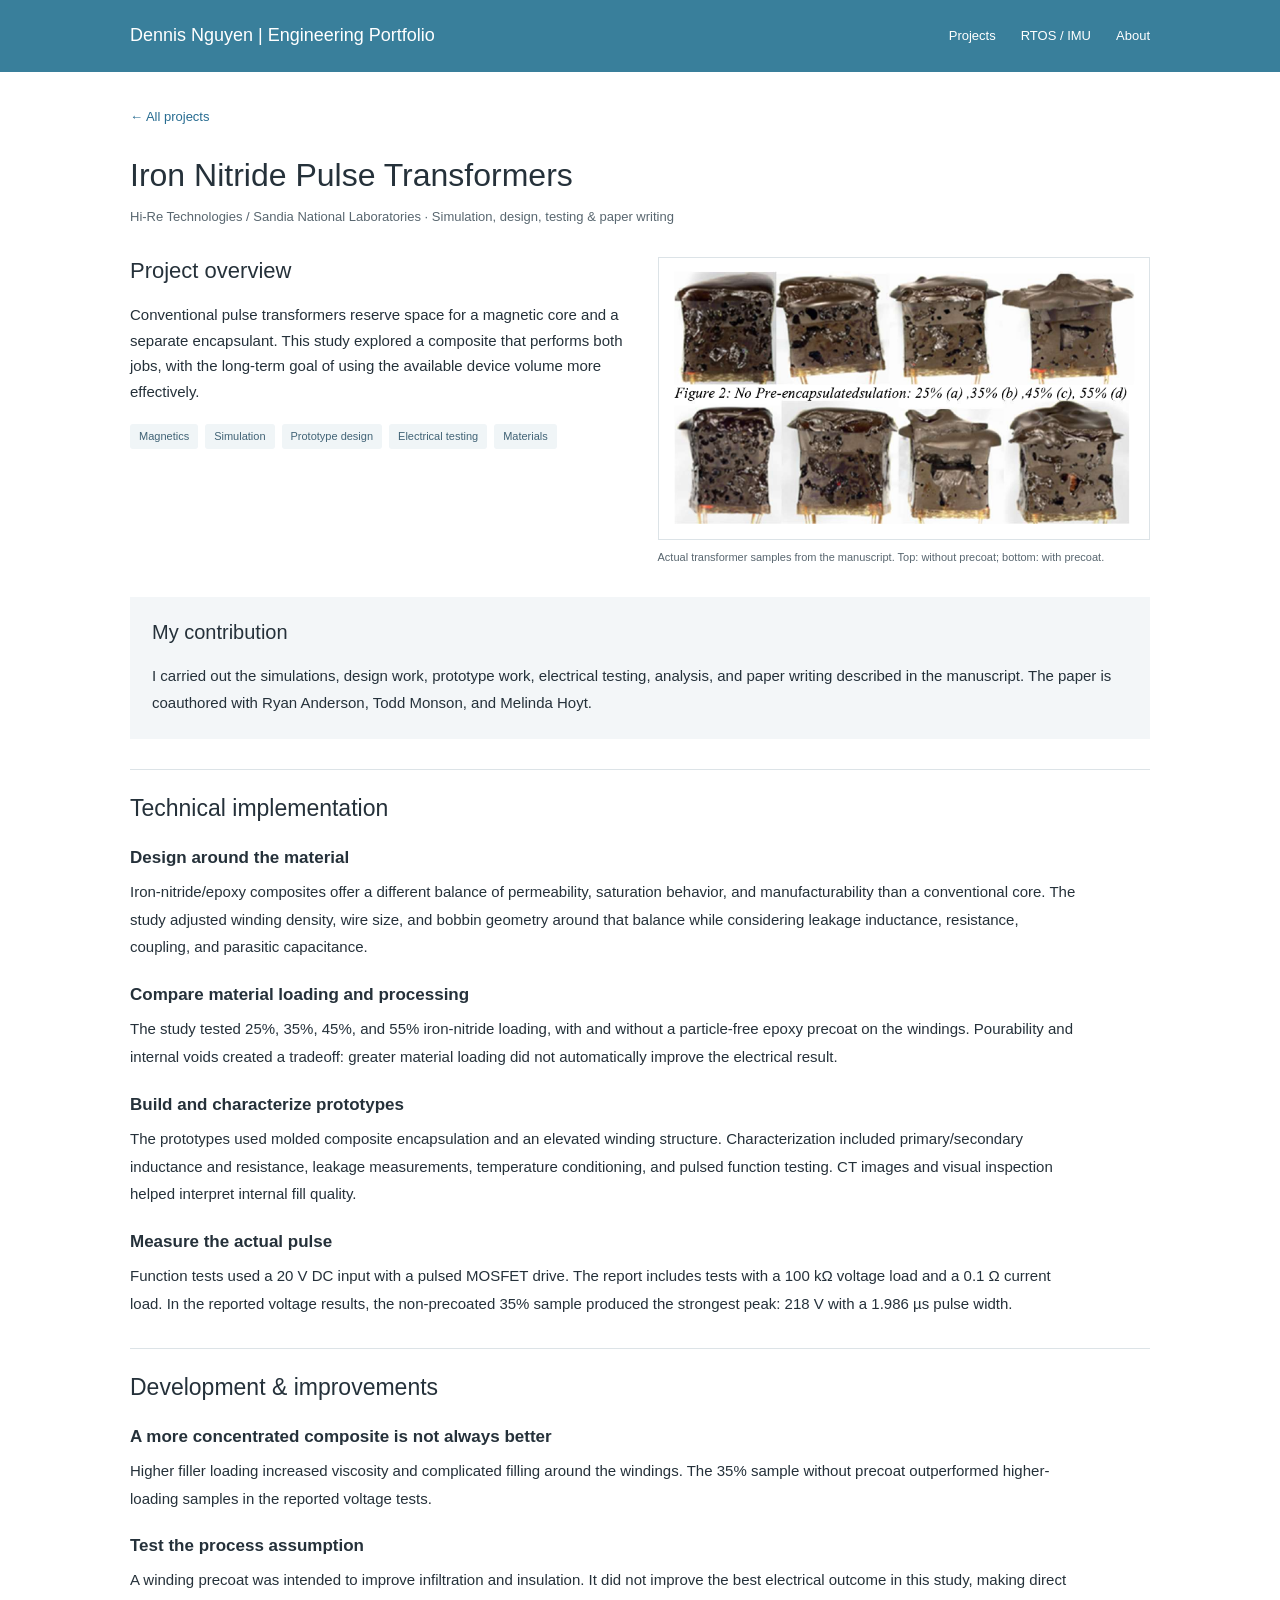
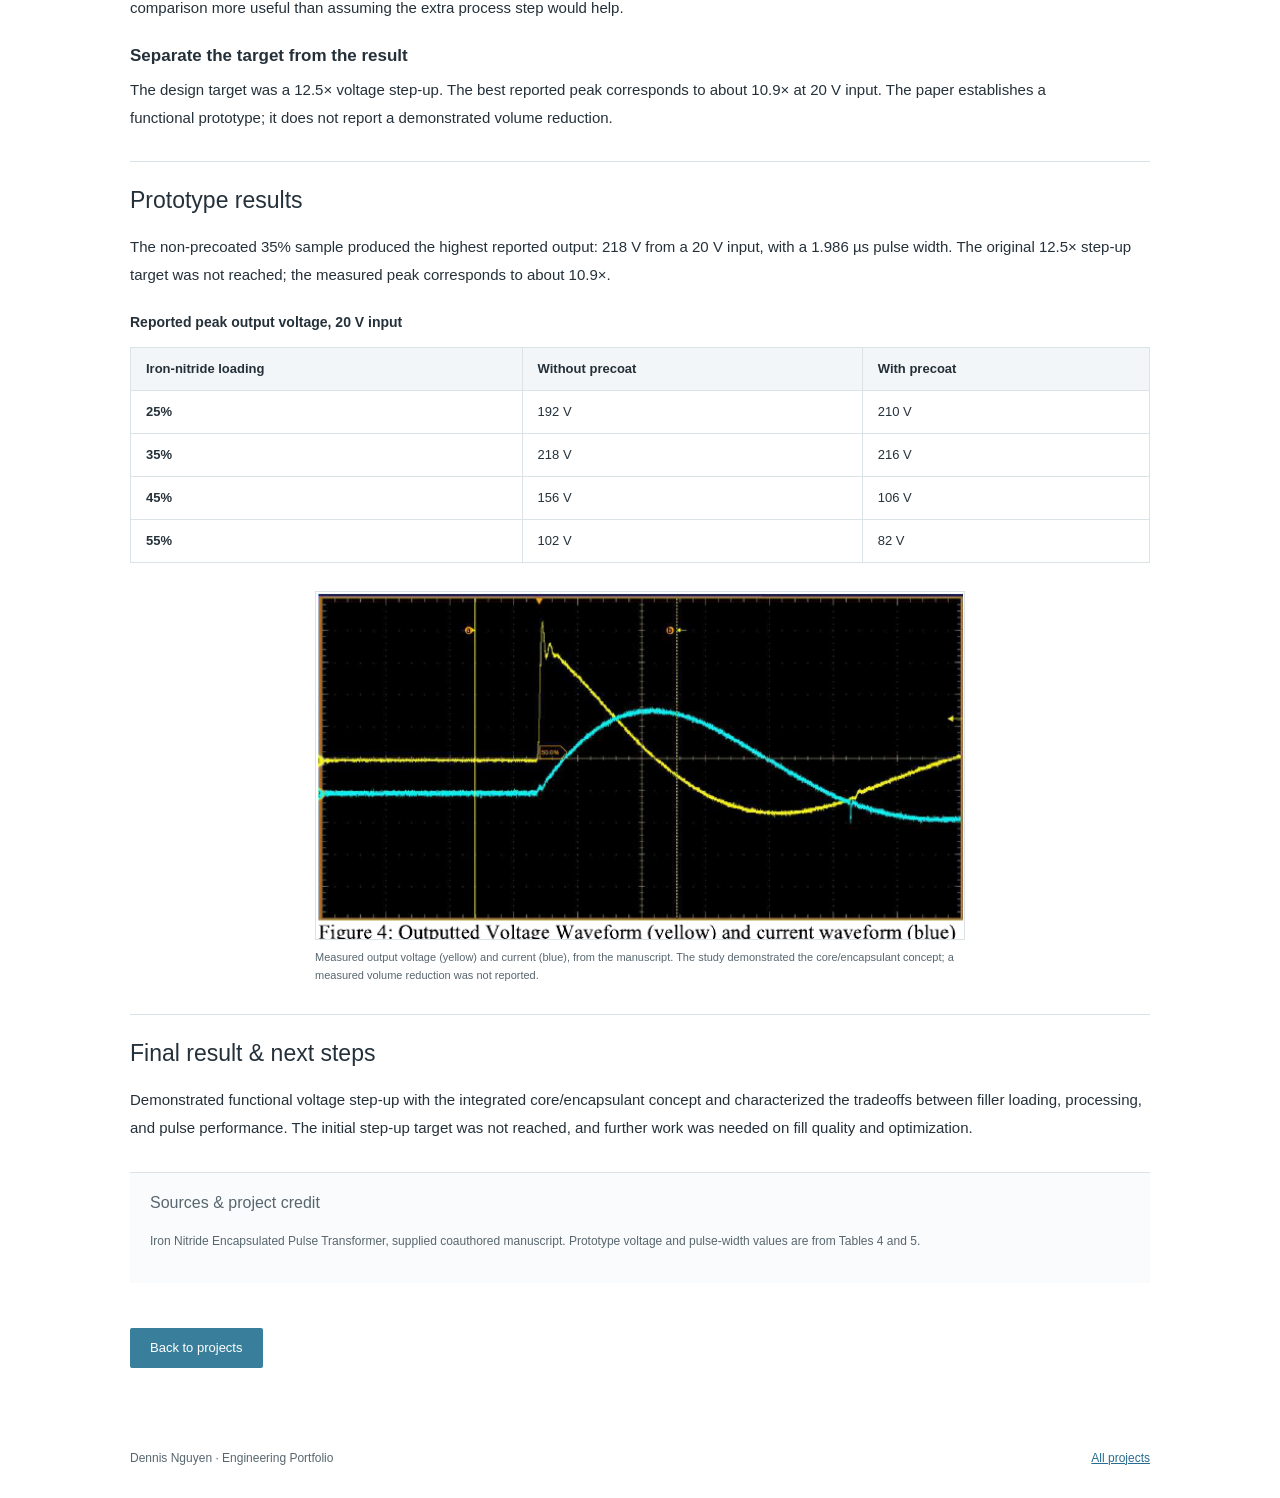
<file: pulse-transformers.html>
<!doctype html><html lang="en"><head><meta charset="UTF-8"><meta name="viewport" content="width=device-width,initial-scale=1"><title>Iron Nitride Pulse Transformers | Dennis Nguyen</title><meta name="description" content="An experimental pulse transformer that uses an iron-nitride/epoxy composite as both the magnetic material and protective encapsulant."><meta name="theme-color" content="#397f9b"><link rel="canonical" href="https://dennistnguyen.github.io/pulse-transformers.html"><meta property="og:title" content="Iron Nitride Pulse Transformers | Dennis Nguyen"><meta property="og:description" content="An experimental pulse transformer that uses an iron-nitride/epoxy composite as both the magnetic material and protective encapsulant."><meta property="og:url" content="https://dennistnguyen.github.io/pulse-transformers.html"><meta property="og:image" content="https://dennistnguyen.github.io/camera-product.png"><link rel="icon" href="/favicon.svg" type="image/svg+xml"><link rel="stylesheet" href="/site.css"><script src="/site.js" defer></script><meta name="robots" content="index,follow"><meta property="og:type" content="website"><script type="application/ld+json">{"@context":"https://schema.org","@graph":[{"@type":"Person","@id":"https://dennistnguyen.github.io/#dennis-nguyen","name":"Dennis Nguyen","url":"https://dennistnguyen.github.io/"},{"@type":"WebSite","@id":"https://dennistnguyen.github.io/#website","name":"Dennis Nguyen Engineering Portfolio","alternateName":"Dennis Nguyen Portfolio","url":"https://dennistnguyen.github.io/","publisher":{"@id":"https://dennistnguyen.github.io/#dennis-nguyen"}},{"@type":"WebPage","@id":"https://dennistnguyen.github.io/pulse-transformers.html#webpage","name":"Iron Nitride Pulse Transformers | Dennis Nguyen","url":"https://dennistnguyen.github.io/pulse-transformers.html","isPartOf":{"@id":"https://dennistnguyen.github.io/#website"},"about":{"@id":"https://dennistnguyen.github.io/#dennis-nguyen"}}]}</script></head><body><a class="skip" href="#main">Skip to content</a><header><div class="container header-row"><a class="brand" href="/">Dennis Nguyen <span>| Engineering Portfolio</span></a><button class="menu" aria-expanded="false" aria-controls="navigation" aria-label="Open navigation">Menu</button><nav id="navigation"><a href="/#projects">Projects</a><a href="/#imu">RTOS / IMU</a><a href="/#about">About</a></nav></div></header><main id="main"><article class="container case"><a class="back" href="/#projects">← All projects</a><h1>Iron Nitride Pulse Transformers</h1><p class="context">Hi-Re Technologies / Sandia National Laboratories · Simulation, design, testing &amp; paper writing</p><div class="overview with-photo"><div><h2>Project overview</h2><p>Conventional pulse transformers reserve space for a magnetic core and a separate encapsulant. This study explored a composite that performs both jobs, with the long-term goal of using the available device volume more effectively.</p><div class="tags"><span>Magnetics</span><span>Simulation</span><span>Prototype design</span><span>Electrical testing</span><span>Materials</span></div></div><figure class="project-photo "><img src="/transformer-prototypes.png" alt="Iron-nitride transformer prototypes at four filler concentrations, with and without winding precoat"><figcaption>Actual transformer samples from the manuscript. Top: without precoat; bottom: with precoat.</figcaption></figure></div><section class="contribution"><h2>My contribution</h2><p>I carried out the simulations, design work, prototype work, electrical testing, analysis, and paper writing described in the manuscript. The paper is coauthored with Ryan Anderson, Todd Monson, and Melinda Hoyt.</p></section><section id="implementation"><h2>Technical implementation</h2><div class="technical"><h3>Design around the material</h3><p>Iron-nitride/epoxy composites offer a different balance of permeability, saturation behavior, and manufacturability than a conventional core. The study adjusted winding density, wire size, and bobbin geometry around that balance while considering leakage inductance, resistance, coupling, and parasitic capacitance.</p></div><div class="technical"><h3>Compare material loading and processing</h3><p>The study tested 25%, 35%, 45%, and 55% iron-nitride loading, with and without a particle-free epoxy precoat on the windings. Pourability and internal voids created a tradeoff: greater material loading did not automatically improve the electrical result.</p></div><div class="technical"><h3>Build and characterize prototypes</h3><p>The prototypes used molded composite encapsulation and an elevated winding structure. Characterization included primary/secondary inductance and resistance, leakage measurements, temperature conditioning, and pulsed function testing. CT images and visual inspection helped interpret internal fill quality.</p></div><div class="technical"><h3>Measure the actual pulse</h3><p>Function tests used a 20 V DC input with a pulsed MOSFET drive. The report includes tests with a 100 kΩ voltage load and a 0.1 Ω current load. In the reported voltage results, the non-precoated 35% sample produced the strongest peak: 218 V with a 1.986 µs pulse width.</p></div></section><section id="improvements"><h2>Development &amp; improvements</h2><div class="technical"><h3>A more concentrated composite is not always better</h3><p>Higher filler loading increased viscosity and complicated filling around the windings. The 35% sample without precoat outperformed higher-loading samples in the reported voltage tests.</p></div><div class="technical"><h3>Test the process assumption</h3><p>A winding precoat was intended to improve infiltration and insulation. It did not improve the best electrical outcome in this study, making direct comparison more useful than assuming the extra process step would help.</p></div><div class="technical"><h3>Separate the target from the result</h3><p>The design target was a 12.5× voltage step-up. The best reported peak corresponds to about 10.9× at 20 V input. The paper establishes a functional prototype; it does not report a demonstrated volume reduction.</p></div></section><section><h2>Prototype results</h2><p>The non-precoated 35% sample produced the highest reported output: 218 V from a 20 V input, with a 1.986 µs pulse width. The original 12.5× step-up target was not reached; the measured peak corresponds to about 10.9×.</p><div class="table-wrap"><table><caption>Reported peak output voltage, 20 V input</caption><thead><tr><th>Iron-nitride loading</th><th>Without precoat</th><th>With precoat</th></tr></thead><tbody><tr><th>25%</th><td>192 V</td><td>210 V</td></tr><tr><th>35%</th><td>218 V</td><td>216 V</td></tr><tr><th>45%</th><td>156 V</td><td>106 V</td></tr><tr><th>55%</th><td>102 V</td><td>82 V</td></tr></tbody></table></div><figure class="result-figure"><img src="/transformer-waveform.png" alt="Measured transformer output-voltage and current waveforms" loading="lazy"><figcaption>Measured output voltage (yellow) and current (blue), from the manuscript. The study demonstrated the core/encapsulant concept; a measured volume reduction was not reported.</figcaption></figure></section><section id="outcome"><h2>Final result &amp; next steps</h2><p>Demonstrated functional voltage step-up with the integrated core/encapsulant concept and characterized the tradeoffs between filler loading, processing, and pulse performance. The initial step-up target was not reached, and further work was needed on fill quality and optimization.</p></section><section class="evidence"><h2>Sources &amp; project credit</h2><p>Iron Nitride Encapsulated Pulse Transformer, supplied coauthored manuscript. Prototype voltage and pulse-width values are from Tables 4 and 5.</p></section><a class="button" href="/#projects">Back to projects</a></article></main><footer class="container"><p>Dennis Nguyen · Engineering Portfolio</p><a href="/#projects">All projects</a></footer></body></html>
</file>
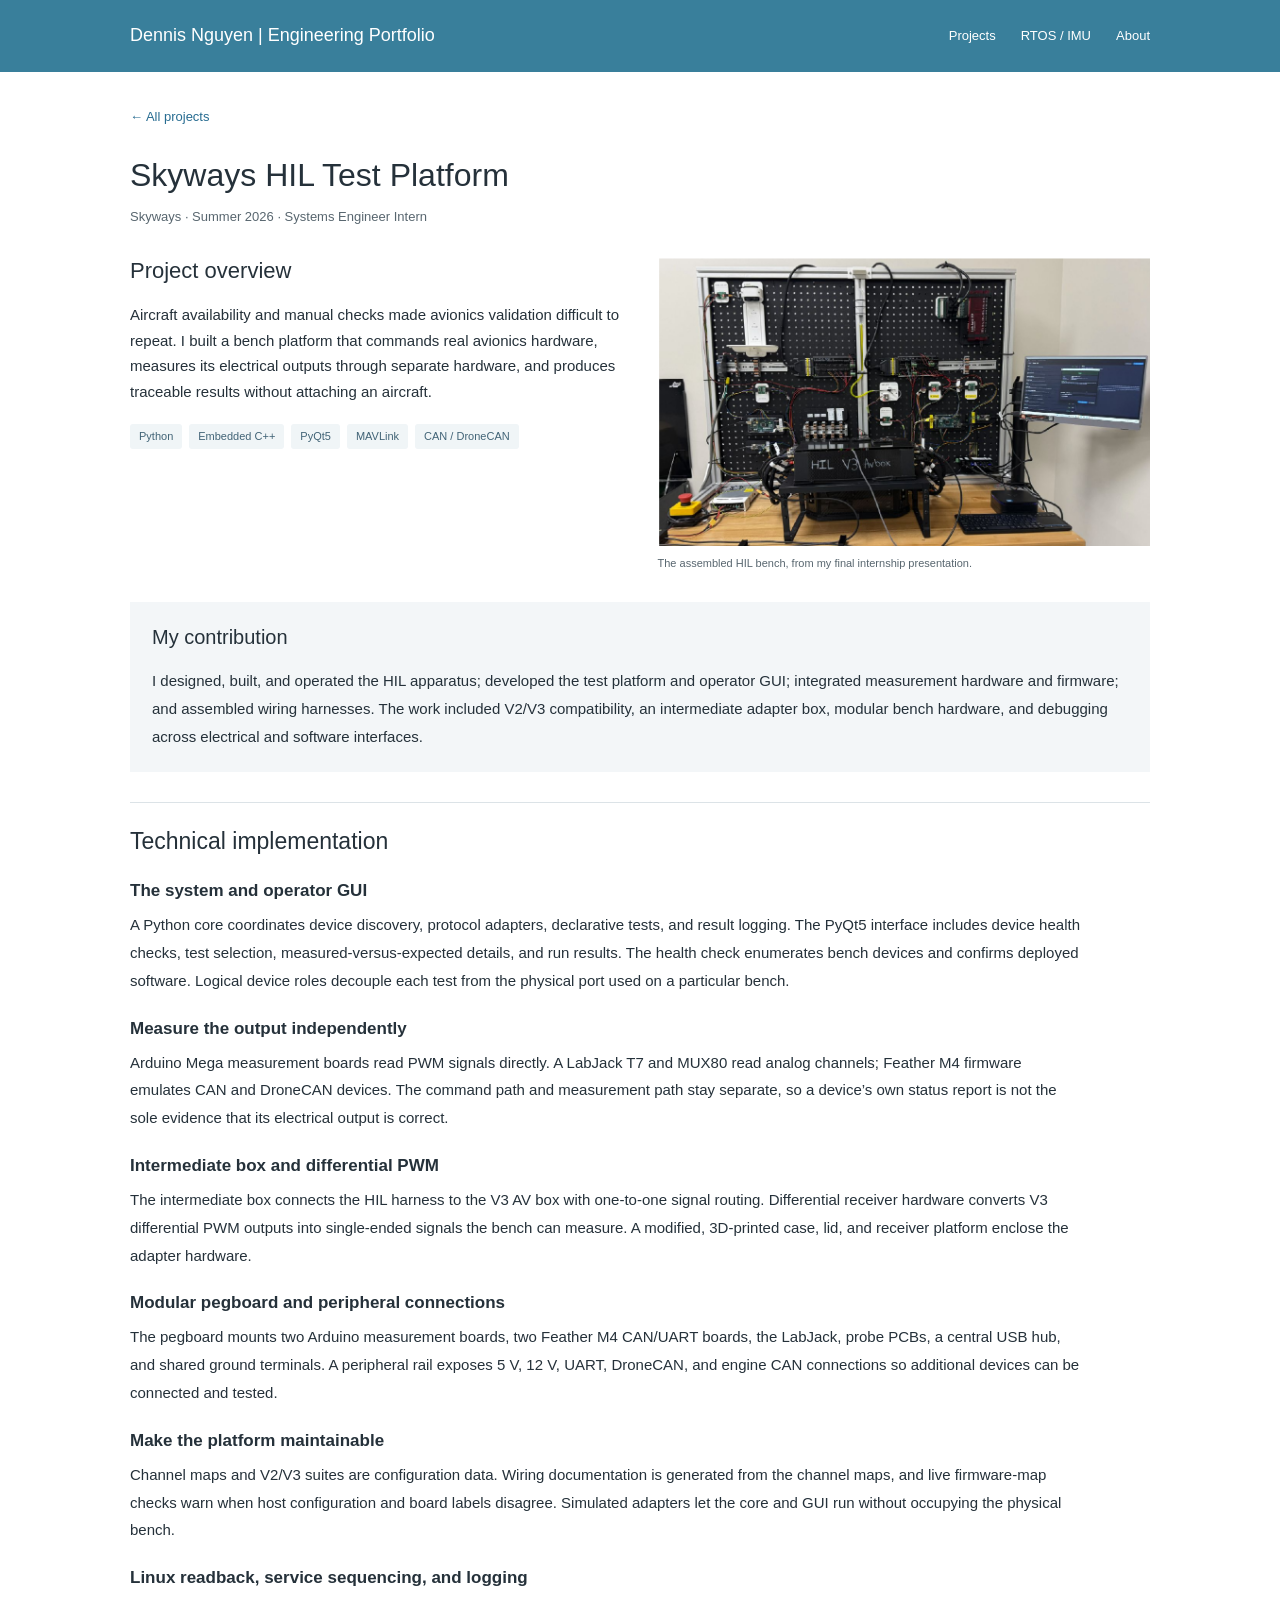
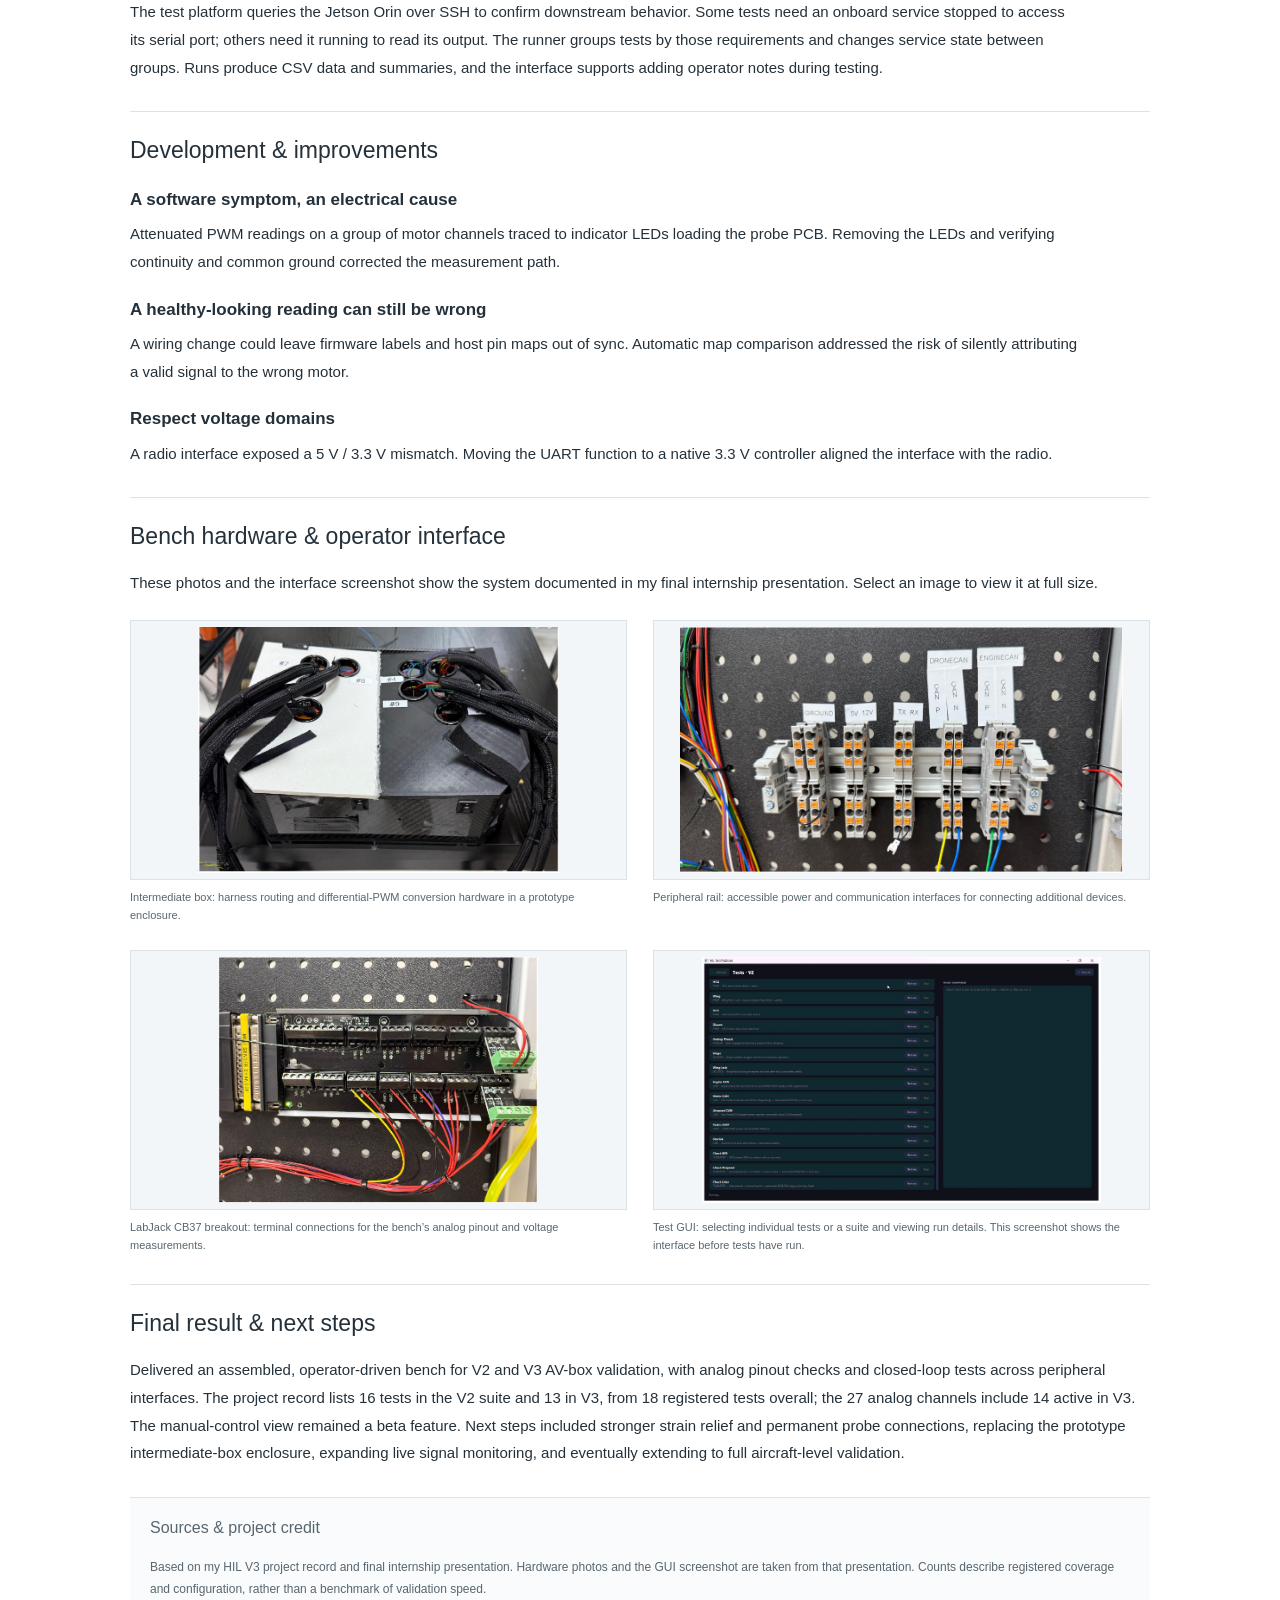
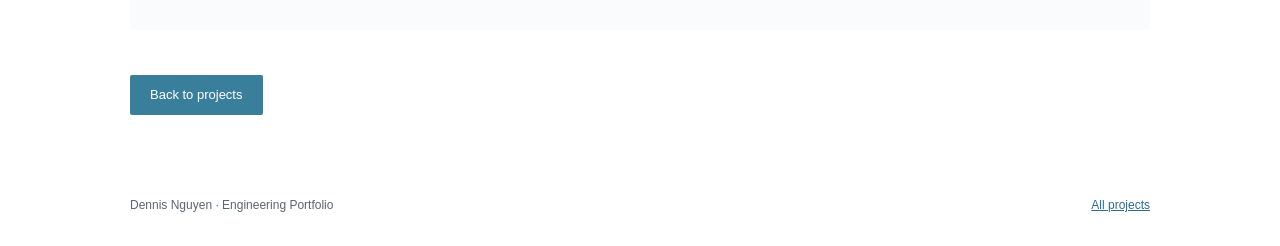
<file: skyways.html>
<!doctype html><html lang="en"><head><meta charset="UTF-8"><meta name="viewport" content="width=device-width,initial-scale=1"><title>Skyways HIL Test Platform | Dennis Nguyen</title><meta name="description" content="A hardware-in-the-loop platform for repeatable AV-box validation, with independent electrical measurements and support for two airframe generations."><meta name="theme-color" content="#397f9b"><link rel="canonical" href="https://dennistnguyen.github.io/skyways.html"><meta property="og:title" content="Skyways HIL Test Platform | Dennis Nguyen"><meta property="og:description" content="A hardware-in-the-loop platform for repeatable AV-box validation, with independent electrical measurements and support for two airframe generations."><meta property="og:url" content="https://dennistnguyen.github.io/skyways.html"><meta property="og:image" content="https://dennistnguyen.github.io/camera-product.png"><link rel="icon" href="/favicon.svg" type="image/svg+xml"><link rel="stylesheet" href="/site.css"><script src="/site.js" defer></script><meta name="robots" content="index,follow"><meta property="og:type" content="website"><script type="application/ld+json">{"@context":"https://schema.org","@graph":[{"@type":"Person","@id":"https://dennistnguyen.github.io/#dennis-nguyen","name":"Dennis Nguyen","url":"https://dennistnguyen.github.io/"},{"@type":"WebSite","@id":"https://dennistnguyen.github.io/#website","name":"Dennis Nguyen Engineering Portfolio","alternateName":"Dennis Nguyen Portfolio","url":"https://dennistnguyen.github.io/","publisher":{"@id":"https://dennistnguyen.github.io/#dennis-nguyen"}},{"@type":"WebPage","@id":"https://dennistnguyen.github.io/skyways.html#webpage","name":"Skyways HIL Test Platform | Dennis Nguyen","url":"https://dennistnguyen.github.io/skyways.html","isPartOf":{"@id":"https://dennistnguyen.github.io/#website"},"about":{"@id":"https://dennistnguyen.github.io/#dennis-nguyen"}}]}</script></head><body><a class="skip" href="#main">Skip to content</a><header><div class="container header-row"><a class="brand" href="/">Dennis Nguyen <span>| Engineering Portfolio</span></a><button class="menu" aria-expanded="false" aria-controls="navigation" aria-label="Open navigation">Menu</button><nav id="navigation"><a href="/#projects">Projects</a><a href="/#imu">RTOS / IMU</a><a href="/#about">About</a></nav></div></header><main id="main"><article class="container case"><a class="back" href="/#projects">← All projects</a><h1>Skyways HIL Test Platform</h1><p class="context">Skyways · Summer 2026 · Systems Engineer Intern</p><div class="overview with-photo"><div><h2>Project overview</h2><p>Aircraft availability and manual checks made avionics validation difficult to repeat. I built a bench platform that commands real avionics hardware, measures its electrical outputs through separate hardware, and produces traceable results without attaching an aircraft.</p><div class="tags"><span>Python</span><span>Embedded C++</span><span>PyQt5</span><span>MAVLink</span><span>CAN / DroneCAN</span></div></div><figure class="project-photo "><img src="/hil-bench.png" alt="Assembled Skyways HIL bench with modular pegboard hardware, connected AV box, and operator computer"><figcaption>The assembled HIL bench, from my final internship presentation.</figcaption></figure></div><section class="contribution"><h2>My contribution</h2><p>I designed, built, and operated the HIL apparatus; developed the test platform and operator GUI; integrated measurement hardware and firmware; and assembled wiring harnesses. The work included V2/V3 compatibility, an intermediate adapter box, modular bench hardware, and debugging across electrical and software interfaces.</p></section><section id="implementation"><h2>Technical implementation</h2><div class="technical"><h3>The system and operator GUI</h3><p>A Python core coordinates device discovery, protocol adapters, declarative tests, and result logging. The PyQt5 interface includes device health checks, test selection, measured-versus-expected details, and run results. The health check enumerates bench devices and confirms deployed software. Logical device roles decouple each test from the physical port used on a particular bench.</p></div><div class="technical"><h3>Measure the output independently</h3><p>Arduino Mega measurement boards read PWM signals directly. A LabJack T7 and MUX80 read analog channels; Feather M4 firmware emulates CAN and DroneCAN devices. The command path and measurement path stay separate, so a device’s own status report is not the sole evidence that its electrical output is correct.</p></div><div class="technical"><h3>Intermediate box and differential PWM</h3><p>The intermediate box connects the HIL harness to the V3 AV box with one-to-one signal routing. Differential receiver hardware converts V3 differential PWM outputs into single-ended signals the bench can measure. A modified, 3D-printed case, lid, and receiver platform enclose the adapter hardware.</p></div><div class="technical"><h3>Modular pegboard and peripheral connections</h3><p>The pegboard mounts two Arduino measurement boards, two Feather M4 CAN/UART boards, the LabJack, probe PCBs, a central USB hub, and shared ground terminals. A peripheral rail exposes 5 V, 12 V, UART, DroneCAN, and engine CAN connections so additional devices can be connected and tested.</p></div><div class="technical"><h3>Make the platform maintainable</h3><p>Channel maps and V2/V3 suites are configuration data. Wiring documentation is generated from the channel maps, and live firmware-map checks warn when host configuration and board labels disagree. Simulated adapters let the core and GUI run without occupying the physical bench.</p></div><div class="technical"><h3>Linux readback, service sequencing, and logging</h3><p>The test platform queries the Jetson Orin over SSH to confirm downstream behavior. Some tests need an onboard service stopped to access its serial port; others need it running to read its output. The runner groups tests by those requirements and changes service state between groups. Runs produce CSV data and summaries, and the interface supports adding operator notes during testing.</p></div></section><section id="improvements"><h2>Development &amp; improvements</h2><div class="technical"><h3>A software symptom, an electrical cause</h3><p>Attenuated PWM readings on a group of motor channels traced to indicator LEDs loading the probe PCB. Removing the LEDs and verifying continuity and common ground corrected the measurement path.</p></div><div class="technical"><h3>A healthy-looking reading can still be wrong</h3><p>A wiring change could leave firmware labels and host pin maps out of sync. Automatic map comparison addressed the risk of silently attributing a valid signal to the wrong motor.</p></div><div class="technical"><h3>Respect voltage domains</h3><p>A radio interface exposed a 5 V / 3.3 V mismatch. Moving the UART function to a native 3.3 V controller aligned the interface with the radio.</p></div></section><section><h2>Bench hardware &amp; operator interface</h2><p>These photos and the interface screenshot show the system documented in my final internship presentation. Select an image to view it at full size.</p><div class="results-gallery hil-gallery"><figure><a href="/hil-intermediate-box.png" target="_blank" rel="noopener noreferrer" aria-label="View The intermediate adapter box and its connected harnesses at full size"><img src="/hil-intermediate-box.png" alt="The intermediate adapter box and its connected harnesses" loading="lazy"></a><figcaption>Intermediate box: harness routing and differential-PWM conversion hardware in a prototype enclosure.</figcaption></figure><figure><a href="/hil-peripheral-rail.png" target="_blank" rel="noopener noreferrer" aria-label="View Labeled power, UART, DroneCAN, and engine CAN terminals on the bench peripheral rail at full size"><img src="/hil-peripheral-rail.png" alt="Labeled power, UART, DroneCAN, and engine CAN terminals on the bench peripheral rail" loading="lazy"></a><figcaption>Peripheral rail: accessible power and communication interfaces for connecting additional devices.</figcaption></figure><figure><a href="/hil-analog-breakout.png" target="_blank" rel="noopener noreferrer" aria-label="View Wired LabJack CB37 analog breakout board mounted on the HIL pegboard at full size"><img src="/hil-analog-breakout.png" alt="Wired LabJack CB37 analog breakout board mounted on the HIL pegboard" loading="lazy"></a><figcaption>LabJack CB37 breakout: terminal connections for the bench’s analog pinout and voltage measurements.</figcaption></figure><figure><a href="/hil-test-gui.png" target="_blank" rel="noopener noreferrer" aria-label="View The HIL test-selection GUI with a test list and results panel at full size"><img src="/hil-test-gui.png" alt="The HIL test-selection GUI with a test list and results panel" loading="lazy"></a><figcaption>Test GUI: selecting individual tests or a suite and viewing run details. This screenshot shows the interface before tests have run.</figcaption></figure></div></section><section id="outcome"><h2>Final result &amp; next steps</h2><p>Delivered an assembled, operator-driven bench for V2 and V3 AV-box validation, with analog pinout checks and closed-loop tests across peripheral interfaces. The project record lists 16 tests in the V2 suite and 13 in V3, from 18 registered tests overall; the 27 analog channels include 14 active in V3. The manual-control view remained a beta feature. Next steps included stronger strain relief and permanent probe connections, replacing the prototype intermediate-box enclosure, expanding live signal monitoring, and eventually extending to full aircraft-level validation.</p></section><section class="evidence"><h2>Sources &amp; project credit</h2><p>Based on my HIL V3 project record and final internship presentation. Hardware photos and the GUI screenshot are taken from that presentation. Counts describe registered coverage and configuration, rather than a benchmark of validation speed.</p></section><a class="button" href="/#projects">Back to projects</a></article></main><footer class="container"><p>Dennis Nguyen · Engineering Portfolio</p><a href="/#projects">All projects</a></footer></body></html>
</file>
<file: site.css>
:root{--blue:#397f9b;--ink:#25313a;--muted:#58666f;--line:#dce3e7;--pale:#f3f6f8}*{box-sizing:border-box}html{scroll-behavior:smooth;scroll-padding-top:85px}body{font-family:Arial,'Segoe UI',sans-serif;color:var(--ink);background:#fff;line-height:1.7;margin:0;font-size:16px}a{color:#276c91}a:hover{text-decoration:underline}button{font:inherit}img{max-width:100%;display:block}h1,h2,h3{line-height:1.3;font-weight:500;margin:0 0 17px}h1{font-size:32px}h2{font-size:24px}h3{font-size:18px;font-weight:600}p{margin:0 0 17px}.container{max-width:1080px;padding:0 30px;margin:0 auto}header{background:var(--blue);color:white;position:sticky;top:0;z-index:10}.header-row{display:flex;align-items:center;justify-content:space-between;gap:20px;min-height:72px}.brand{color:white;text-decoration:none;font-size:18px;font-weight:400;line-height:1.4}.brand span{font-weight:400}nav{display:flex;gap:25px;font-size:13px}nav a{color:#fff;text-decoration:none}.menu{display:none}a:focus-visible,button:focus-visible{outline:3px solid #ddad54;outline-offset:4px}.skip{position:absolute;top:-80px;left:15px;background:white;padding:10px;z-index:30}.skip:focus{top:10px}.introduction{padding:42px 0 24px;max-width:830px}.introduction p{color:var(--muted);font-size:16px}.section-heading{border-bottom:1px solid var(--line);padding-bottom:12px;margin-bottom:26px}.project-grid{display:grid;grid-template-columns:1fr 1fr;gap:27px}.project-card{border:1px solid var(--line);background:#fff;overflow:hidden;display:flex;flex-direction:column}.photo-link{display:block;background:var(--pale)}.photo-link img{height:300px;width:100%;object-fit:cover;object-position:center}.photo-link img.samples{object-fit:contain;background:#fff;padding:16px}.card-text{padding:23px;display:flex;flex-direction:column;flex:1}.card-text h3{font-size:21px;font-weight:500;margin-bottom:12px}.card-text p{font-size:14px;color:var(--muted);margin-bottom:20px}.button{background:var(--blue);color:#fff;display:inline-block;text-decoration:none;padding:9px 20px;font-size:13px;align-self:flex-start;margin-top:auto;border:0;border-radius:2px}.button:hover{background:#2c6d89;text-decoration:none}.short-section{padding:35px 0 32px;border-bottom:1px solid var(--line);scroll-margin-top:90px}.short-section p{font-size:15px;max-width:850px}.short-section:first-of-type{margin-top:18px}footer{display:flex;justify-content:space-between;align-items:center;gap:20px;font-size:12px;color:var(--muted);padding-top:30px!important;padding-bottom:30px!important;margin-top:20px!important}footer p{margin:0}.case{padding-top:30px;padding-bottom:30px}.back{font-size:13px;display:inline-block;margin-bottom:27px;text-decoration:none}.case>h1{font-size:32px;margin-bottom:9px}.context{font-size:13px;color:var(--muted);margin-bottom:29px}.overview{margin-bottom:29px}.overview.with-photo{display:grid;grid-template-columns:1fr 1fr;gap:35px;align-items:start}.overview h2{font-size:22px}.overview p{font-size:15px}.tags{display:flex;flex-wrap:wrap;gap:7px;margin:20px 0}.tags span{font-size:11px;color:#416376;background:#f0f5f7;padding:3px 9px;border-radius:3px}.project-photo{margin:0}.project-photo img{width:100%;height:auto;max-height:385px;object-fit:contain}.project-photo:has(img[src*="camera-product"]) img{object-fit:cover;aspect-ratio:4/3}.project-photo:has(img[src*="transformer-prototypes"]) img{padding:12px;border:1px solid var(--line)}figcaption{font-size:11px;line-height:1.6;color:var(--muted);margin-top:9px}.case>section{margin:30px 0;padding-top:24px;border-top:1px solid var(--line);scroll-margin-top:100px}.case>section>h2{font-size:23px}.case section p{font-size:15px;line-height:1.85}.contribution{background:var(--pale);padding:22px!important;border:0!important}.contribution h2{font-size:20px!important}.contribution p{margin-bottom:0}.technical{margin-top:23px}.technical h3{font-size:17px;margin-bottom:9px}.technical p{max-width:950px}.results-gallery{display:grid;grid-template-columns:1fr 1fr;gap:26px;margin-top:23px;align-items:start}.results-gallery figure{margin:0}.results-gallery img{width:100%;height:260px;object-fit:contain;background:var(--pale);border:1px solid var(--line);padding:6px}.table-wrap{overflow-x:auto;margin:22px 0 28px}table{border-collapse:collapse;width:100%;font-size:13px}caption{text-align:left;font-size:14px;font-weight:600;margin-bottom:12px}th,td{padding:10px 15px;border:1px solid var(--line);text-align:left}thead{background:var(--pale)}.result-figure{max-width:650px;margin:25px auto}.result-figure img{width:100%;border:1px solid var(--line)}.evidence{color:var(--muted);background:#fafbfc;padding:20px!important}.evidence h2{font-size:16px!important}.evidence p{font-size:12px!important;margin-bottom:10px}.note{max-width:870px}.note section p{font-size:15px}.case>.button{margin-top:15px}
@media(max-width:760px){.container{padding-inline:20px}.header-row{min-height:66px}.brand{font-size:15px;max-width:270px}.brand span{display:block;font-size:12px}.menu{display:block;color:white;background:none;border:1px solid #8eb7c6;padding:5px 10px;font-size:12px}nav{display:none;position:absolute;top:66px;left:0;right:0;background:var(--blue);padding:15px 20px;gap:20px}nav.open{display:flex}.introduction{padding-top:30px;padding-bottom:17px}h1{font-size:27px}.introduction p{font-size:14px}.project-grid{grid-template-columns:1fr;gap:24px}.photo-link img{height:auto;max-height:340px;aspect-ratio:4/3}.photo-link img.samples{aspect-ratio:auto;padding:13px}.card-text{padding:19px}.card-text h3{font-size:21px}.short-section{padding-block:28px}.short-section h2{font-size:22px}.short-section p{font-size:14px}footer{font-size:10px;gap:15px}.case{padding-top:22px}.case>h1{font-size:27px}.back{margin-bottom:22px}.context{font-size:12px;line-height:1.7;margin-bottom:24px}.overview.with-photo{grid-template-columns:1fr;gap:17px}.overview p,.case section p{font-size:14px}.project-photo img{max-height:330px}.case>section{margin-top:26px;padding-top:22px}.case>section>h2{font-size:22px}.contribution{padding:19px!important}.results-gallery{grid-template-columns:1fr;gap:25px}.results-gallery img{height:auto;max-height:330px}.table-wrap{margin-block:17px}th,td{padding:8px;font-size:11px}caption{font-size:12px}.evidence{padding:16px!important}.evidence p{font-size:11px!important}figcaption{font-size:10px}.technical h3{font-size:16px}.technical{margin-top:22px}}
@media(prefers-reduced-motion:reduce){html{scroll-behavior:auto}}

.code-example{margin:26px 0 32px}.code-example pre{background:#f3f6f8;border:1px solid var(--line);border-left:3px solid var(--blue);padding:18px 20px;overflow-x:auto;max-width:100%;line-height:1.65;font-size:13px;tab-size:4}.code-example code{font-family:Consolas,"Courier New",monospace}.code-example .code-credit{font-size:12px;color:var(--muted);line-height:1.65}.dataflow{list-style:none;display:grid;grid-template-columns:repeat(5,minmax(0,1fr));gap:8px;padding:0;margin:24px 0 30px}.dataflow li{background:var(--pale);border:1px solid var(--line);padding:13px 10px}.dataflow strong{display:block;font-size:13px}.dataflow span{display:block;font-size:11px;line-height:1.5;margin-top:5px;color:var(--muted)}
@media(max-width:760px){.code-example pre{padding:13px;font-size:12px}.dataflow{grid-template-columns:repeat(2,minmax(0,1fr))}.dataflow li:last-child{grid-column:1/-1}.dataflow strong{font-size:14px}.dataflow span{font-size:12px}}
</file>
